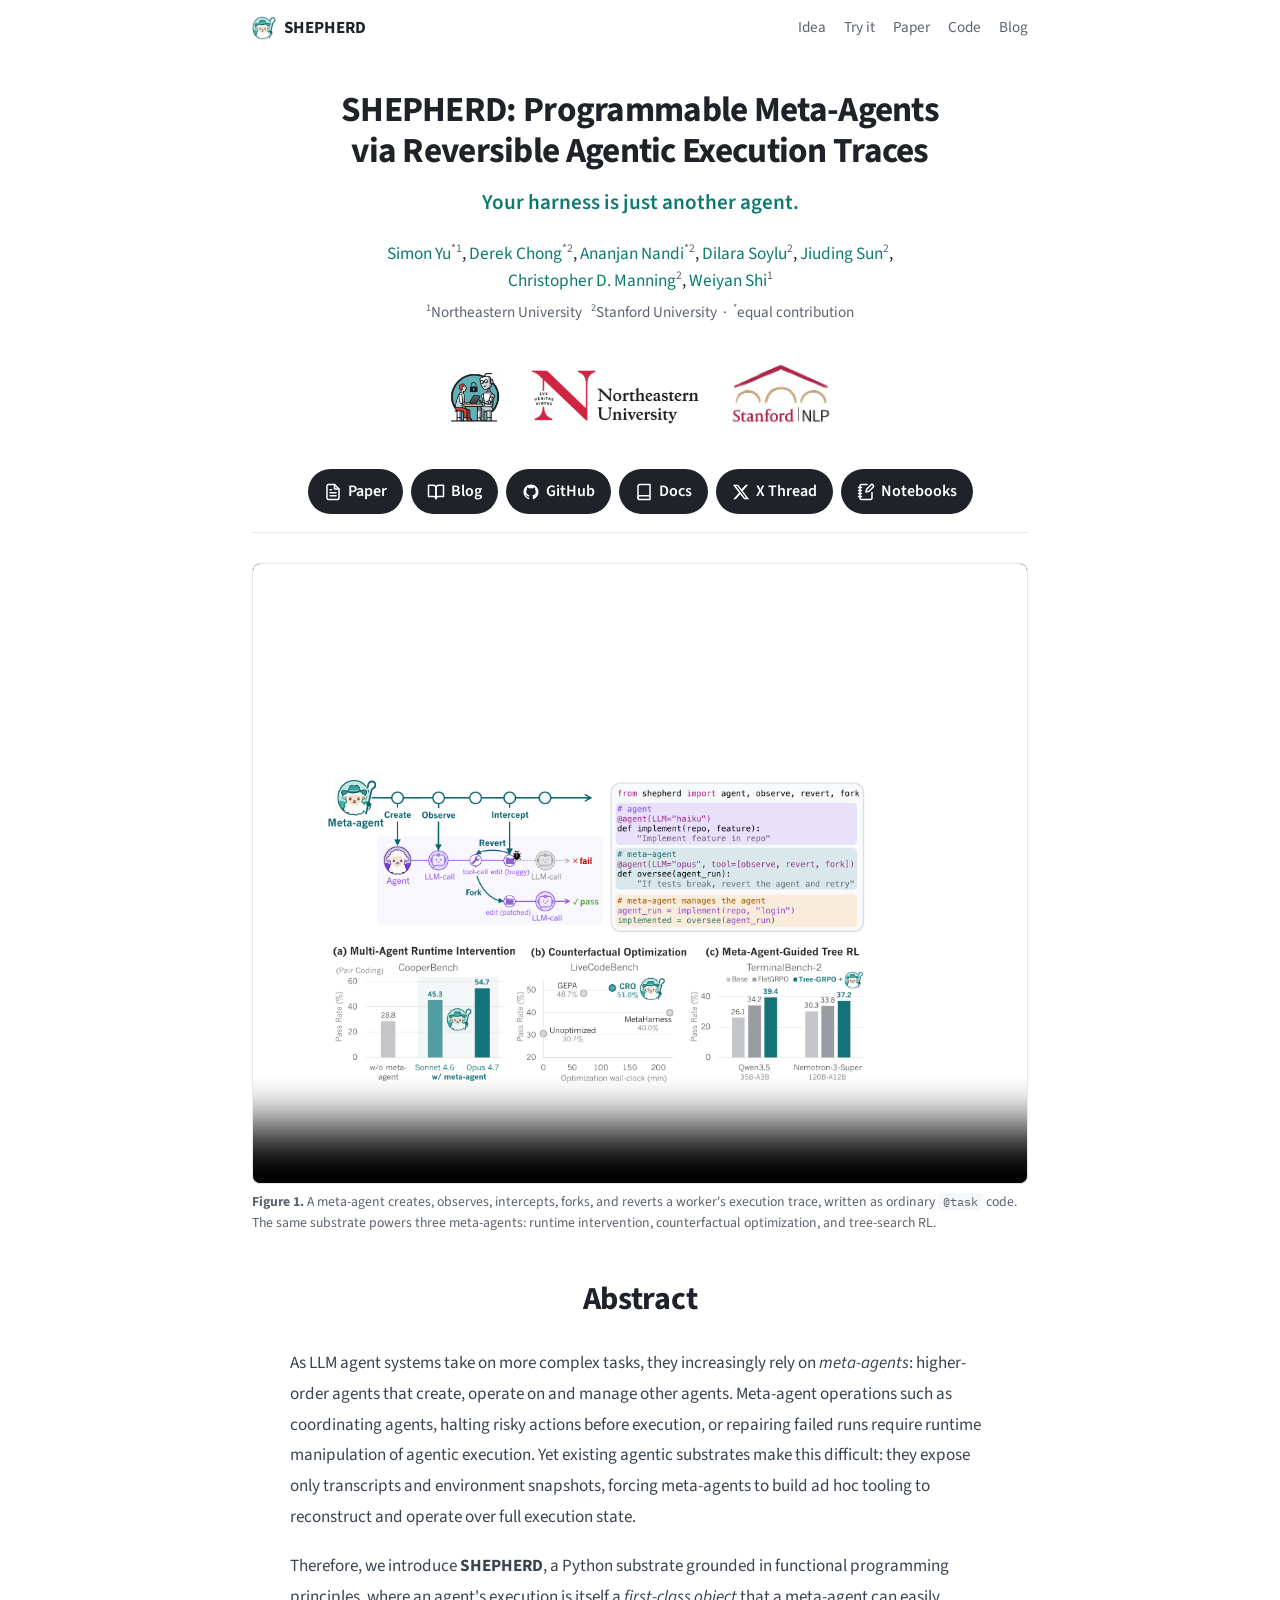
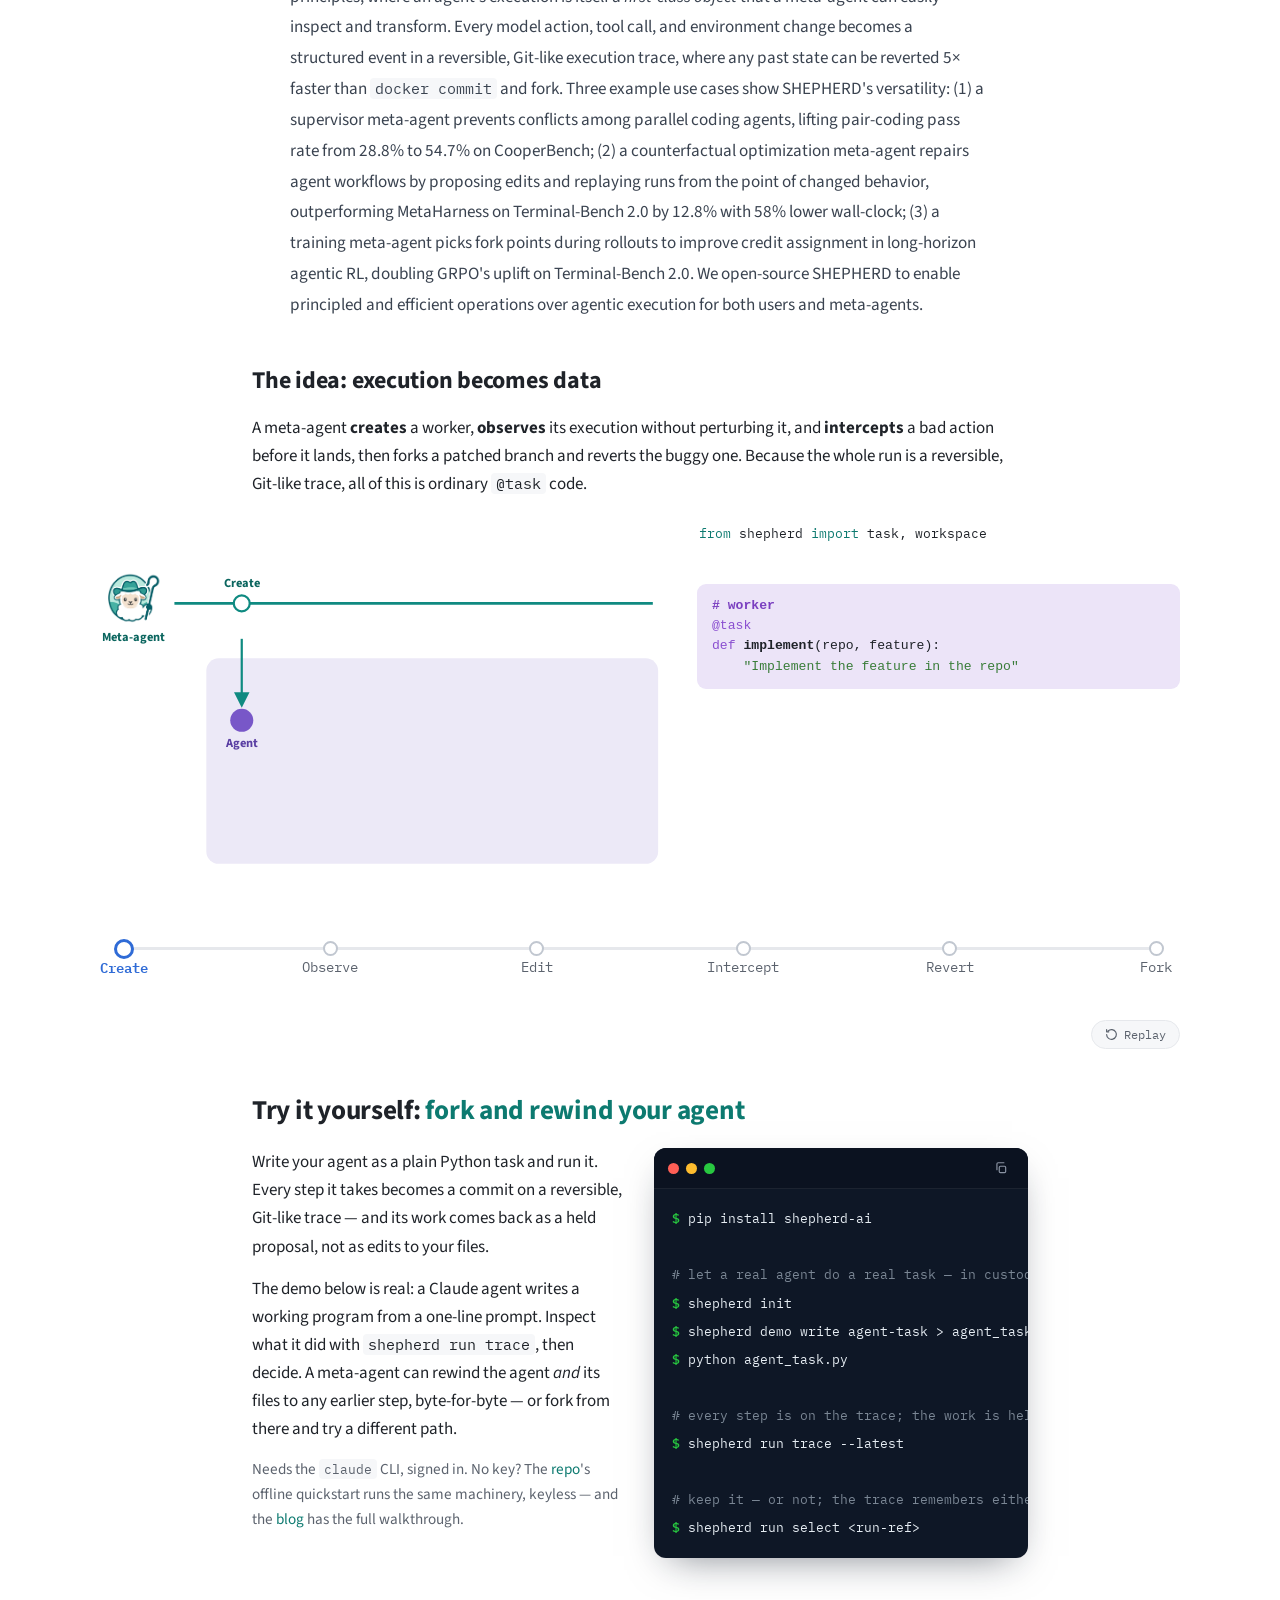
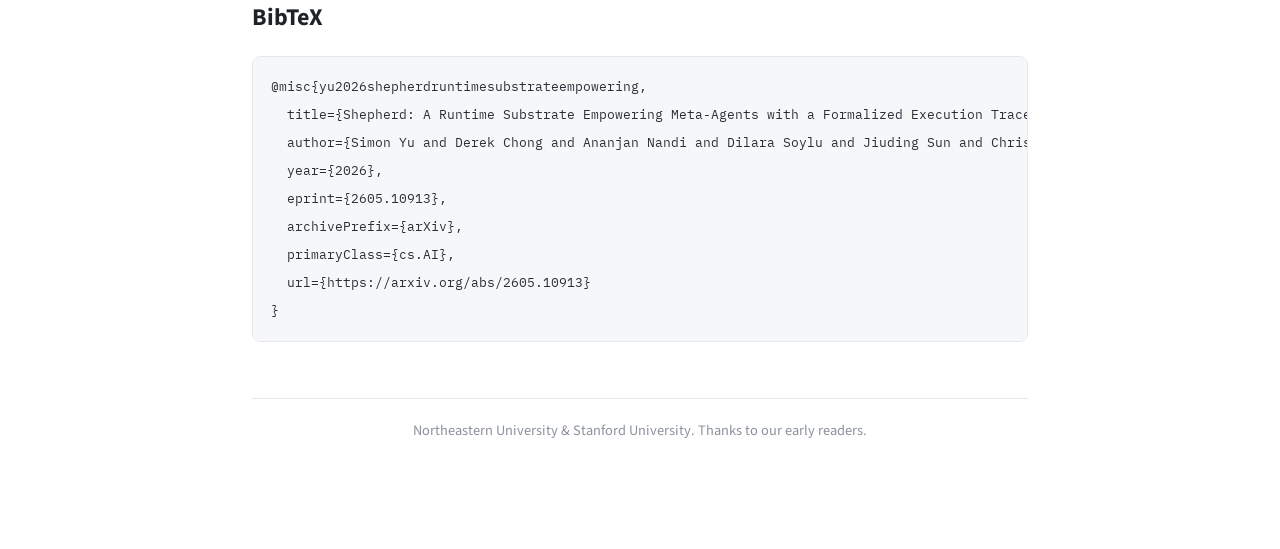
<file: site/index.html>
<!DOCTYPE html>
<html lang="en">
<head>
<meta charset="utf-8" />
<meta name="viewport" content="width=device-width, initial-scale=1" />
<title>SHEPHERD: Programmable Meta-Agents via Reversible Execution Traces</title>
<meta name="description" content="SHEPHERD makes an agent's execution a first-class, reversible, Git-like trace, so the harness that supervises your agents can be just another agent." />
<link rel="icon" type="image/png" href="assets/logo-shepherd.png" />
<link rel="preconnect" href="https://fonts.googleapis.com" />
<link rel="preconnect" href="https://fonts.gstatic.com" crossorigin />
<link href="https://fonts.googleapis.com/css2?family=Source+Sans+3:wght@400;600;700&family=IBM+Plex+Mono:wght@400;500&display=swap" rel="stylesheet" />
<link rel="stylesheet" href="style.css" />
<script src="app.js" defer></script>
<script defer src="https://static.cloudflareinsights.com/beacon.min.js" data-cf-beacon='{"token": "15241427f3bc4c0e8382f37b46932721"}'></script>
</head>
<body>

<nav class="nav">
  <a class="nav__brand" href="#top"><img src="assets/logo-shepherd.png" alt="" /> SHEPHERD</a>
  <div class="nav__links">
    <a href="#idea">Idea</a>
    <a href="#try">Try it</a>
    <a href="https://arxiv.org/abs/2605.10913" target="_blank" rel="noopener">Paper</a>
    <a href="https://github.com/shepherd-agents/shepherd" target="_blank" rel="noopener">Code</a>
    <a href="blog/">Blog</a>
  </div>
</nav>

<main id="top" class="wrap">

  <!-- ===== Hero ===== -->
  <header class="hero">
    <h1 class="hero__title">SHEPHERD: Programmable Meta-Agents via Reversible Agentic Execution Traces</h1>
    <p class="hero__tag">Your harness is just another agent.</p>
    <p class="authors">
      <a href="https://simonucl.github.io/" target="_blank" rel="noopener">Simon Yu</a><sup>*1</sup>,
      <a href="https://nlp.stanford.edu/~derekch/" target="_blank" rel="noopener">Derek Chong</a><sup>*2</sup>,
      <a href="https://ananjan-nandi-9.github.io/" target="_blank" rel="noopener">Ananjan Nandi</a><sup>*2</sup>,
      <a href="https://profiles.stanford.edu/dilara" target="_blank" rel="noopener">Dilara Soylu</a><sup>2</sup>,
      <a href="https://jiudingsun01.github.io/" target="_blank" rel="noopener">Jiuding Sun</a><sup>2</sup>,<br />
      <a href="https://nlp.stanford.edu/~manning/" target="_blank" rel="noopener">Christopher D. Manning</a><sup>2</sup>,
      <a href="https://wyshi.github.io/" target="_blank" rel="noopener">Weiyan Shi</a><sup>1</sup>
    </p>
    <p class="affil"><sup>1</sup>Northeastern University &nbsp; <sup>2</sup>Stanford University &nbsp;&middot;&nbsp; <sup>*</sup>equal contribution</p>
    <div class="orgs">
      <a href="https://github.com/CHATS-lab" target="_blank" rel="noopener" title="CHATS-Lab"><img src="assets/logo-chats.png" alt="CHATS-Lab" /></a>
      <a href="https://www.northeastern.edu/" target="_blank" rel="noopener" title="Northeastern University"><img src="assets/logo-northeastern.png" alt="Northeastern University" /></a>
      <a href="https://nlp.stanford.edu/" target="_blank" rel="noopener" title="Stanford NLP Group"><img src="assets/logo-stanfordnlp.png" alt="Stanford NLP Group" /></a>
    </div>
    <p class="links">
      <a class="lnk" href="https://arxiv.org/abs/2605.10913" target="_blank" rel="noopener">
        <svg viewBox="0 0 24 24" fill="none" stroke="currentColor" stroke-width="2" stroke-linecap="round" stroke-linejoin="round" aria-hidden="true"><path d="M14 2H6a2 2 0 0 0-2 2v16a2 2 0 0 0 2 2h12a2 2 0 0 0 2-2V8z"/><path d="M14 2v6h6"/><path d="M16 13H8"/><path d="M16 17H8"/><path d="M10 9H8"/></svg>Paper</a>
      <a class="lnk" href="blog/">
        <svg viewBox="0 0 24 24" fill="none" stroke="currentColor" stroke-width="2" stroke-linecap="round" stroke-linejoin="round" aria-hidden="true"><path d="M2 3h6a4 4 0 0 1 4 4v14a3 3 0 0 0-3-3H2z"/><path d="M22 3h-6a4 4 0 0 0-4 4v14a3 3 0 0 1 3-3h7z"/></svg>Blog</a>
      <a class="lnk" href="https://github.com/shepherd-agents/shepherd" target="_blank" rel="noopener">
        <svg viewBox="0 0 24 24" fill="currentColor" aria-hidden="true"><path d="M12 2C6.48 2 2 6.48 2 12c0 4.42 2.87 8.17 6.84 9.5.5.09.68-.22.68-.48 0-.24-.01-.87-.01-1.7-2.78.6-3.37-1.34-3.37-1.34-.45-1.16-1.11-1.47-1.11-1.47-.91-.62.07-.61.07-.61 1 .07 1.53 1.03 1.53 1.03.89 1.52 2.34 1.08 2.91.83.09-.65.35-1.08.63-1.33-2.22-.25-4.55-1.11-4.55-4.94 0-1.09.39-1.98 1.03-2.68-.1-.25-.45-1.27.1-2.65 0 0 .84-.27 2.75 1.02.8-.22 1.65-.33 2.5-.33.85 0 1.7.11 2.5.33 1.91-1.29 2.75-1.02 2.75-1.02.55 1.38.2 2.4.1 2.65.64.7 1.03 1.59 1.03 2.68 0 3.84-2.34 4.69-4.57 4.94.36.31.68.92.68 1.85 0 1.34-.01 2.42-.01 2.75 0 .27.18.58.69.48A10.01 10.01 0 0 0 22 12c0-5.52-4.48-10-10-10z"/></svg>GitHub</a>
      <a class="lnk" href="https://docs.shepherd-agents.ai/" target="_blank" rel="noopener">
        <svg viewBox="0 0 24 24" fill="none" stroke="currentColor" stroke-width="2" stroke-linecap="round" stroke-linejoin="round" aria-hidden="true"><path d="M4 19.5A2.5 2.5 0 0 1 6.5 17H20"/><path d="M6.5 2H20v20H6.5A2.5 2.5 0 0 1 4 19.5v-15A2.5 2.5 0 0 1 6.5 2z"/></svg>Docs</a>
      <a class="lnk" href="https://x.com/shi_weiyan/status/2072355755328700859" target="_blank" rel="noopener">
        <svg viewBox="0 0 24 24" fill="currentColor" aria-hidden="true"><path d="M18.244 2.25h3.308l-7.227 8.26 8.502 11.24H16.17l-5.214-6.817L4.99 21.75H1.68l7.73-8.835L1.254 2.25H8.08l4.713 6.231zm-1.161 17.52h1.833L7.084 4.126H5.117z"/></svg>X Thread</a>
      <a class="lnk" href="https://github.com/shepherd-agents/shepherd/tree/main/examples/notebooks/visual_artifact" target="_blank" rel="noopener">
        <svg viewBox="0 0 24 24" fill="none" stroke="currentColor" stroke-width="2" stroke-linecap="round" stroke-linejoin="round" aria-hidden="true"><path d="M2 6h4M2 10h4M2 14h4M2 18h4"/><path d="M13.4 2H6a2 2 0 0 0-2 2v16a2 2 0 0 0 2 2h12a2 2 0 0 0 2-2v-7.4"/><path d="M18.4 2.6a2 2 0 0 1 3 3L16 11l-4 1 1-4z"/></svg>Notebooks</a>
    </p>
  </header>

  <!-- ===== Teaser ===== -->
  <figure class="teaser">
    <video class="teaser__video" src="assets/teaser.mp4" poster="assets/teaser.png" autoplay loop muted playsinline controls></video>
    <figcaption><b>Figure 1.</b> A meta-agent creates, observes, intercepts, forks, and reverts a worker's execution trace, written as ordinary <code>@task</code> code. The same substrate powers three meta-agents: runtime intervention, counterfactual optimization, and tree-search RL.</figcaption>
  </figure>

  <!-- ===== Abstract ===== -->
  <section class="abstract">
    <h2>Abstract</h2>
    <div class="abstract__body">
      <p>
        As LLM agent systems take on more complex tasks, they increasingly rely on <em>meta-agents</em>:
        higher-order agents that create, operate on and manage other agents. Meta-agent operations such
        as coordinating agents, halting risky actions before execution, or repairing failed runs require
        runtime manipulation of agentic execution. Yet existing agentic substrates make this difficult:
        they expose only transcripts and environment snapshots, forcing meta-agents to build ad hoc
        tooling to reconstruct and operate over full execution state.
      </p>
      <p>
        Therefore, we introduce <b>SHEPHERD</b>, a Python substrate grounded in functional programming
        principles, where an agent's execution is itself a <em>first-class object</em> that a meta-agent
        can easily inspect and transform. Every model action, tool call, and environment change becomes a
        structured event in a reversible, Git-like execution trace, where any past state can be reverted
        5&times; faster than <code>docker commit</code> and fork. Three example use cases show SHEPHERD's
        versatility: (1) a supervisor meta-agent prevents conflicts among parallel coding agents, lifting
        pair-coding pass rate from 28.8% to 54.7% on CooperBench; (2) a counterfactual optimization
        meta-agent repairs agent workflows by proposing edits and replaying runs from the point of changed
        behavior, outperforming MetaHarness on Terminal-Bench 2.0 by 12.8% with 58% lower wall-clock;
        (3) a training meta-agent picks fork points during rollouts to improve credit assignment in
        long-horizon agentic RL, doubling GRPO's uplift on Terminal-Bench 2.0. We open-source SHEPHERD to
        enable principled and efficient operations over agentic execution for both users and meta-agents.
      </p>
    </div>
  </section>

  <!-- ===== The idea ===== -->
  <section id="idea">
    <h2>The idea: execution becomes data</h2>
    <p>
      A meta-agent <b>creates</b> a worker, <b>observes</b> its execution without perturbing it, and
      <b>intercepts</b> a bad action before it lands, then forks a patched branch and reverts the
      buggy one. Because the whole run is a reversible, Git-like trace, all of this is ordinary
      <code>@task</code> code.
    </p>

    <div class="anim" id="anim">
      <div class="anim__diagram">
        <svg class="trace-svg" viewBox="0 0 640 360" role="img" aria-label="A meta-agent creates, observes, intercepts, reverts, and forks a worker's execution trace.">
          <defs>
            <marker id="arrT" markerWidth="7" markerHeight="7" refX="5.5" refY="3.5" orient="auto"><path d="M0 0 L7 3.5 L0 7 z" fill="#0f8a81"/></marker>
            <marker id="arrP" markerWidth="7" markerHeight="7" refX="5.5" refY="3.5" orient="auto"><path d="M0 0 L7 3.5 L0 7 z" fill="#7857c8"/></marker>
            <marker id="arrG" markerWidth="7" markerHeight="7" refX="5.5" refY="3.5" orient="auto"><path d="M0 0 L7 3.5 L0 7 z" fill="#bdb8c9"/></marker>
          </defs>

          <!-- base -->
          <g>
            <rect x="120" y="120" width="510" height="232" rx="14" fill="#ece9f7"/>
            <line x1="84" y1="58" x2="624" y2="58" stroke="#0f8a81" stroke-width="3"/>
            <image href="assets/logo-shepherd.png" x="8" y="22" width="60" height="60"/>
            <text x="38" y="100" text-anchor="middle" fill="#0a655e" font-weight="700">Meta-agent</text>
          </g>

          <!-- create -->
          <g class="g-step" data-step="create">
            <circle cx="160" cy="58" r="9" fill="#fff" stroke="#0f8a81" stroke-width="2.5"/>
            <text x="160" y="40" text-anchor="middle" fill="#0a655e" font-weight="700">Create</text>
            <line x1="160" y1="98" x2="160" y2="172" stroke="#0f8a81" stroke-width="2.5" marker-end="url(#arrT)"/>
            <circle cx="160" cy="190" r="13" fill="#7857c8"/>
            <text x="160" y="220" text-anchor="middle" fill="#5a3fa3" font-weight="700">Agent</text>
          </g>

          <!-- observe -->
          <g class="g-step" data-step="observe">
            <circle cx="270" cy="58" r="9" fill="#fff" stroke="#0f8a81" stroke-width="2.5"/>
            <text x="270" y="40" text-anchor="middle" fill="#0a655e" font-weight="700">Observe</text>
            <line x1="270" y1="98" x2="270" y2="172" stroke="#0f8a81" stroke-width="2" stroke-dasharray="4 4" marker-end="url(#arrT)"/>
            <line x1="173" y1="190" x2="270" y2="190" stroke="#7857c8" stroke-width="3"/>
            <circle cx="270" cy="190" r="13" fill="#7857c8"/>
            <text x="270" y="220" text-anchor="middle" fill="#5a3fa3" font-weight="700">LLM-call</text>
          </g>

          <!-- buggy: the worker reaches a buggy edit and fails -->
          <g class="g-step" data-step="buggy">
            <line x1="283" y1="190" x2="430" y2="190" stroke="#7857c8" stroke-width="3"/>
            <circle cx="350" cy="190" r="13" fill="#7857c8"/>
            <text x="350" y="220" text-anchor="middle" fill="#5a3fa3" font-weight="700">tool-call</text>
            <circle cx="430" cy="190" r="13" fill="#7857c8"/>
            <text x="442" y="190" text-anchor="middle" fill="#d2402a" stroke="#fff" stroke-width="3" paint-order="stroke" style="font-size:26px;font-weight:900">!</text>
            <text x="430" y="220" text-anchor="middle" fill="#5a3fa3" font-weight="700">edit (buggy)</text>
            <line x1="443" y1="190" x2="520" y2="190" stroke="#bdb8c9" stroke-width="2.5" stroke-dasharray="4 4"/>
            <circle cx="532" cy="190" r="12" fill="#ded9e7" stroke="#bdb8c9" stroke-width="2"/>
            <line x1="546" y1="190" x2="572" y2="190" stroke="#bdb8c9" stroke-width="2.5" marker-end="url(#arrG)"/>
            <text x="582" y="195" fill="#d2402a" font-weight="700">&#10007; fail</text>
          </g>

          <!-- intercept: the meta-agent intervenes on the buggy edit -->
          <g class="g-step" data-step="intercept">
            <circle cx="430" cy="58" r="9" fill="#fff" stroke="#0f8a81" stroke-width="2.5"/>
            <text x="430" y="40" text-anchor="middle" fill="#0a655e" font-weight="700">Intercept</text>
            <line x1="430" y1="98" x2="430" y2="172" stroke="#0f8a81" stroke-width="2.5" marker-end="url(#arrT)"/>
          </g>

          <!-- revert: arc back toward the pre-edit state -->
          <g class="g-step" data-step="revert">
            <path d="M418 174 C 408 140, 368 140, 354 174" fill="none" stroke="#0f8a81" stroke-width="2.5" marker-end="url(#arrT)"/>
            <text x="386" y="128" text-anchor="middle" fill="#0a655e" font-weight="700">Revert</text>
          </g>

          <!-- fork: patched branch that passes -->
          <g class="g-step" data-step="fork">
            <path d="M350 203 C 350 250, 398 268, 430 274" fill="none" stroke="#7857c8" stroke-width="3"/>
            <text x="338" y="250" text-anchor="end" fill="#0a655e" font-weight="700">Fork</text>
            <circle cx="430" cy="278" r="13" fill="#7857c8"/>
            <text x="430" y="308" text-anchor="middle" fill="#5a3fa3" font-weight="700">edit (patched)</text>
            <line x1="443" y1="278" x2="520" y2="278" stroke="#7857c8" stroke-width="3"/>
            <circle cx="532" cy="278" r="13" fill="#7857c8"/>
            <text x="532" y="308" text-anchor="middle" fill="#5a3fa3" font-weight="700">LLM-call</text>
            <line x1="546" y1="278" x2="572" y2="278" stroke="#7857c8" stroke-width="2.5" marker-end="url(#arrP)"/>
            <text x="582" y="283" fill="#2f8a3c" font-weight="700">&#10003; pass</text>
          </g>
        </svg>
      </div>

      <div class="anim__code">
        <div class="cimport"><span class="kwt">from</span> shepherd <span class="kwt">import</span> task, workspace</div>
        <div class="cimport"><span class="kwt">from</span> shepherd.providers <span class="kwt">import</span> claude</div>
        <pre class="cblock cblock--agent" data-step="create"><span class="cm"># worker</span>
<span class="kw">@task</span>
<span class="kw">def</span> <span class="fn">implement</span>(repo, feature):
    <span class="st">"Implement the feature in the repo"</span></pre>
        <pre class="cblock cblock--meta" data-step="intercept"><span class="cm"># meta-agent</span>
<span class="kw">@task</span>
<span class="kw">def</span> <span class="fn">oversee</span>(worker, repo, feature):
    <span class="st">"If tests break, revert the worker and retry"</span></pre>
        <pre class="cblock cblock--manage" data-step="fork"><span class="cm"># the meta-agent manages the worker</span>
<span class="kw">with</span> <span class="fn">workspace</span>(model=<span class="fn">claude</span>(<span class="st">"sonnet-4-5"</span>)):
    implemented = <span class="fn">oversee</span>(implement, repo, <span class="st">"login"</span>)</pre>
      </div>

      <div class="anim__scrub" aria-label="Step through the trace">
        <div class="scrub__track" role="slider" tabindex="0" aria-valuemin="0" aria-valuemax="5" aria-valuenow="5" aria-label="Trace step">
          <div class="scrub__fill"></div>
          <div class="scrub__handle"></div>
          <span class="scrub__stop" data-i="0" style="left:0%"><span class="scrub__lbl">Create</span></span>
          <span class="scrub__stop" data-i="1" style="left:20%"><span class="scrub__lbl">Observe</span></span>
          <span class="scrub__stop" data-i="2" style="left:40%"><span class="scrub__lbl">Edit</span></span>
          <span class="scrub__stop" data-i="3" style="left:60%"><span class="scrub__lbl">Intercept</span></span>
          <span class="scrub__stop" data-i="4" style="left:80%"><span class="scrub__lbl">Revert</span></span>
          <span class="scrub__stop" data-i="5" style="left:100%"><span class="scrub__lbl">Fork</span></span>
        </div>
      </div>
      <button class="anim__replay" type="button">
        <svg width="13" height="13" viewBox="0 0 24 24" fill="none" stroke="currentColor" stroke-width="2.2" stroke-linecap="round" stroke-linejoin="round" aria-hidden="true"><path d="M3 12a9 9 0 1 0 2.6-6.4"/><path d="M3 3v4h4"/></svg>
        Replay
      </button>

    </div>
  </section>

  <!-- ===== Try it ===== -->
  <section id="try">
    <h2 class="try-h">Try it yourself: <span class="try-h__accent">fork and rewind your agent</span></h2>
    <div class="try">
      <div class="try__text">
        <p>
          Write your agent as a plain Python task and run it. Every step it takes becomes a
          commit on a reversible, Git-like trace — and its work comes back as a held proposal,
          not as edits to your files.
        </p>
        <p>
          The demo below is real: a Claude agent writes a working program from a one-line prompt.
          Inspect what it did with <code>shepherd run trace</code>, then decide. A meta-agent can
          rewind the agent <em>and</em> its files to any earlier step, byte-for-byte — or fork
          from there and try a different path.
        </p>
        <p class="muted">
          Needs the <code>claude</code> CLI, signed in. No key? The
          <a href="https://github.com/shepherd-agents/shepherd" target="_blank" rel="noopener">repo</a>'s
          offline quickstart runs the same machinery, keyless — and the <a href="blog/">blog</a>
          has the full walkthrough.
        </p>
      </div>
      <div class="terminal">
        <div class="terminal__bar">
          <span class="dot dot--r"></span><span class="dot dot--y"></span><span class="dot dot--g"></span>
          <button class="terminal__copy" type="button" aria-label="Copy commands"><svg width="14" height="14" viewBox="0 0 24 24" fill="none" stroke="currentColor" stroke-width="2" stroke-linecap="round" stroke-linejoin="round"><rect x="9" y="9" width="11" height="11" rx="2"/><path d="M5 15V5a2 2 0 0 1 2-2h10"/></svg></button>
        </div>
        <pre class="terminal__body"><code><span class="p">$</span> pip install shepherd-ai

<span class="c"># let a real agent do a real task — in custody, not in your files</span>
<span class="p">$</span> shepherd init
<span class="p">$</span> shepherd demo write agent-task &gt; agent_task.py
<span class="p">$</span> python agent_task.py

<span class="c"># every step is on the trace; the work is held for review</span>
<span class="p">$</span> shepherd run trace --latest

<span class="c"># keep it — or not; the trace remembers either way</span>
<span class="p">$</span> shepherd run select &lt;run-ref&gt;</code></pre>
      </div>
    </div>
  </section>

  <!-- ===== BibTeX ===== -->
  <section id="cite">
    <h2>BibTeX</h2>
    <pre class="code"><code>@misc{yu2026shepherdruntimesubstrateempowering,
  title={Shepherd: A Runtime Substrate Empowering Meta-Agents with a Formalized Execution Trace},
  author={Simon Yu and Derek Chong and Ananjan Nandi and Dilara Soylu and Jiuding Sun and Christopher D Manning and Weiyan Shi},
  year={2026},
  eprint={2605.10913},
  archivePrefix={arXiv},
  primaryClass={cs.AI},
  url={https://arxiv.org/abs/2605.10913}
}</code></pre>
  </section>

  <footer class="footer">
    <p>Northeastern University &amp; Stanford University. Thanks to our early readers.</p>
  </footer>

</main>
</body>
</html>
</file>
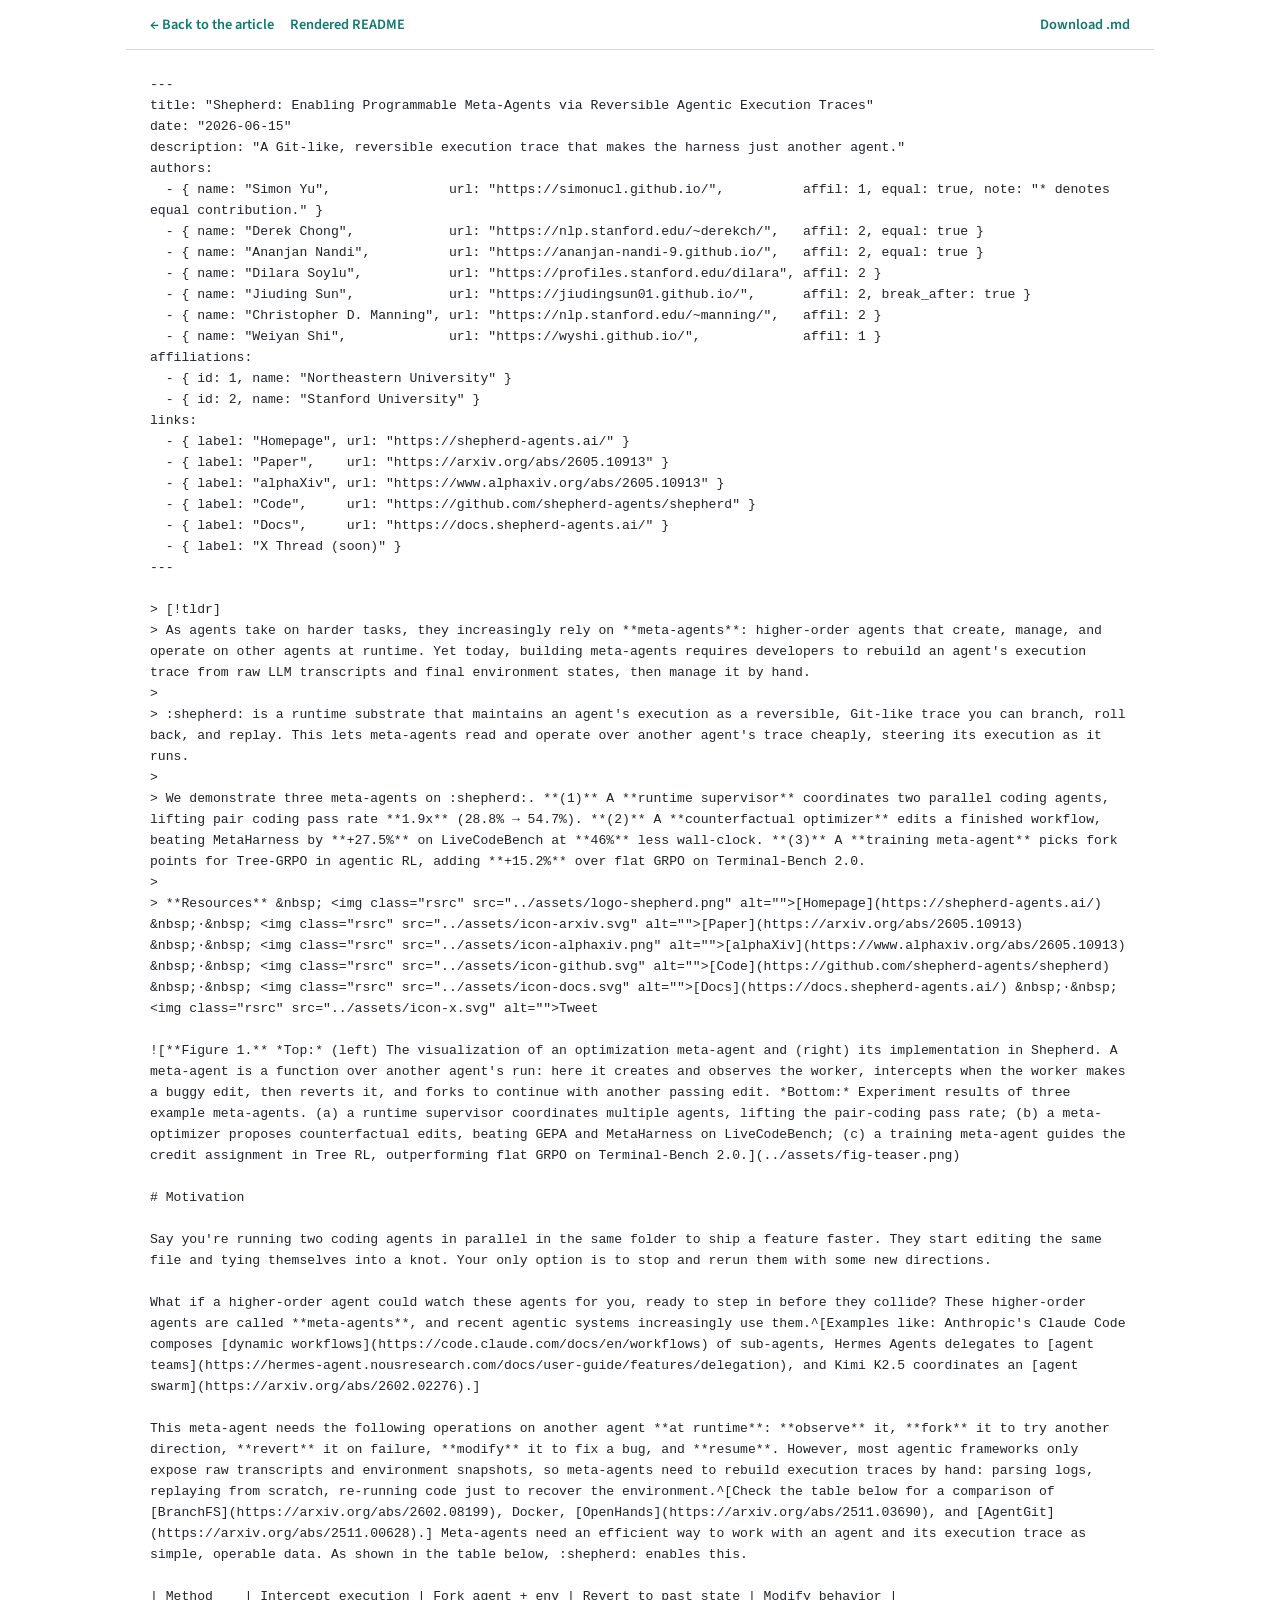
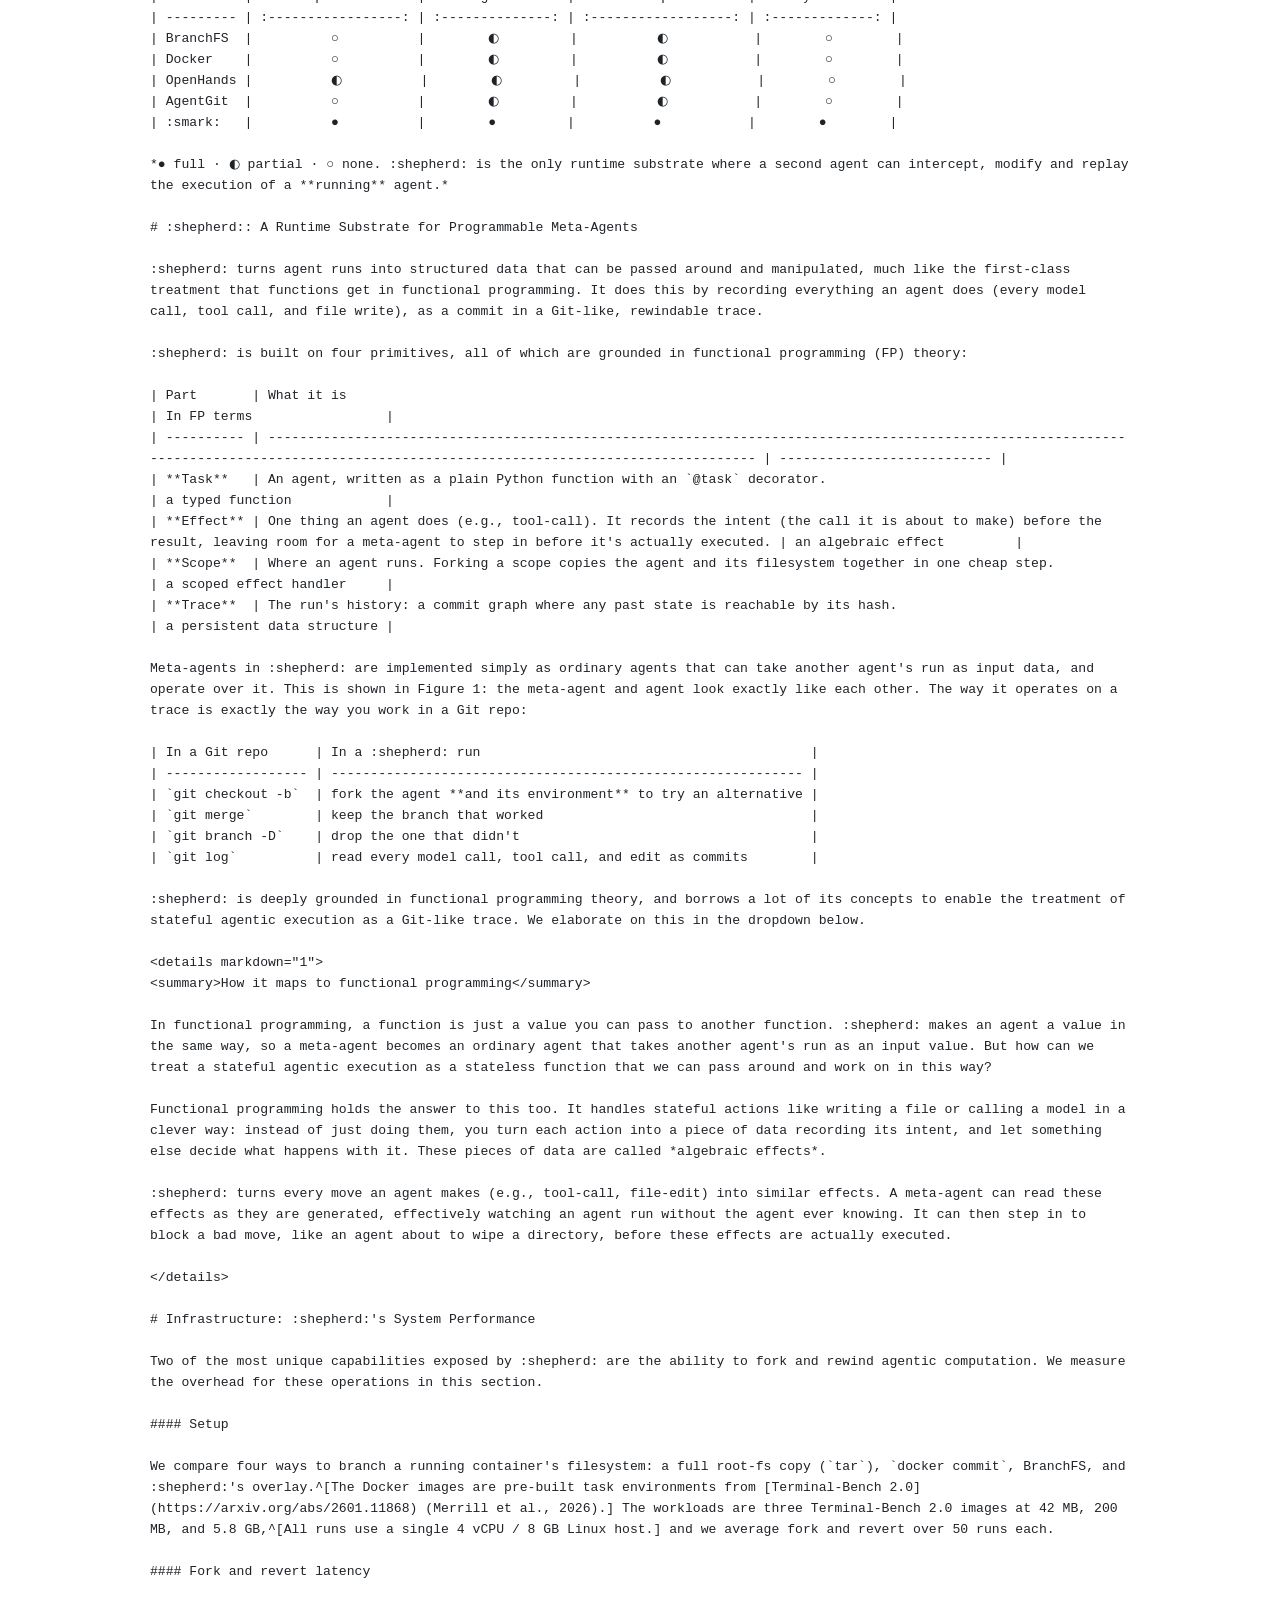
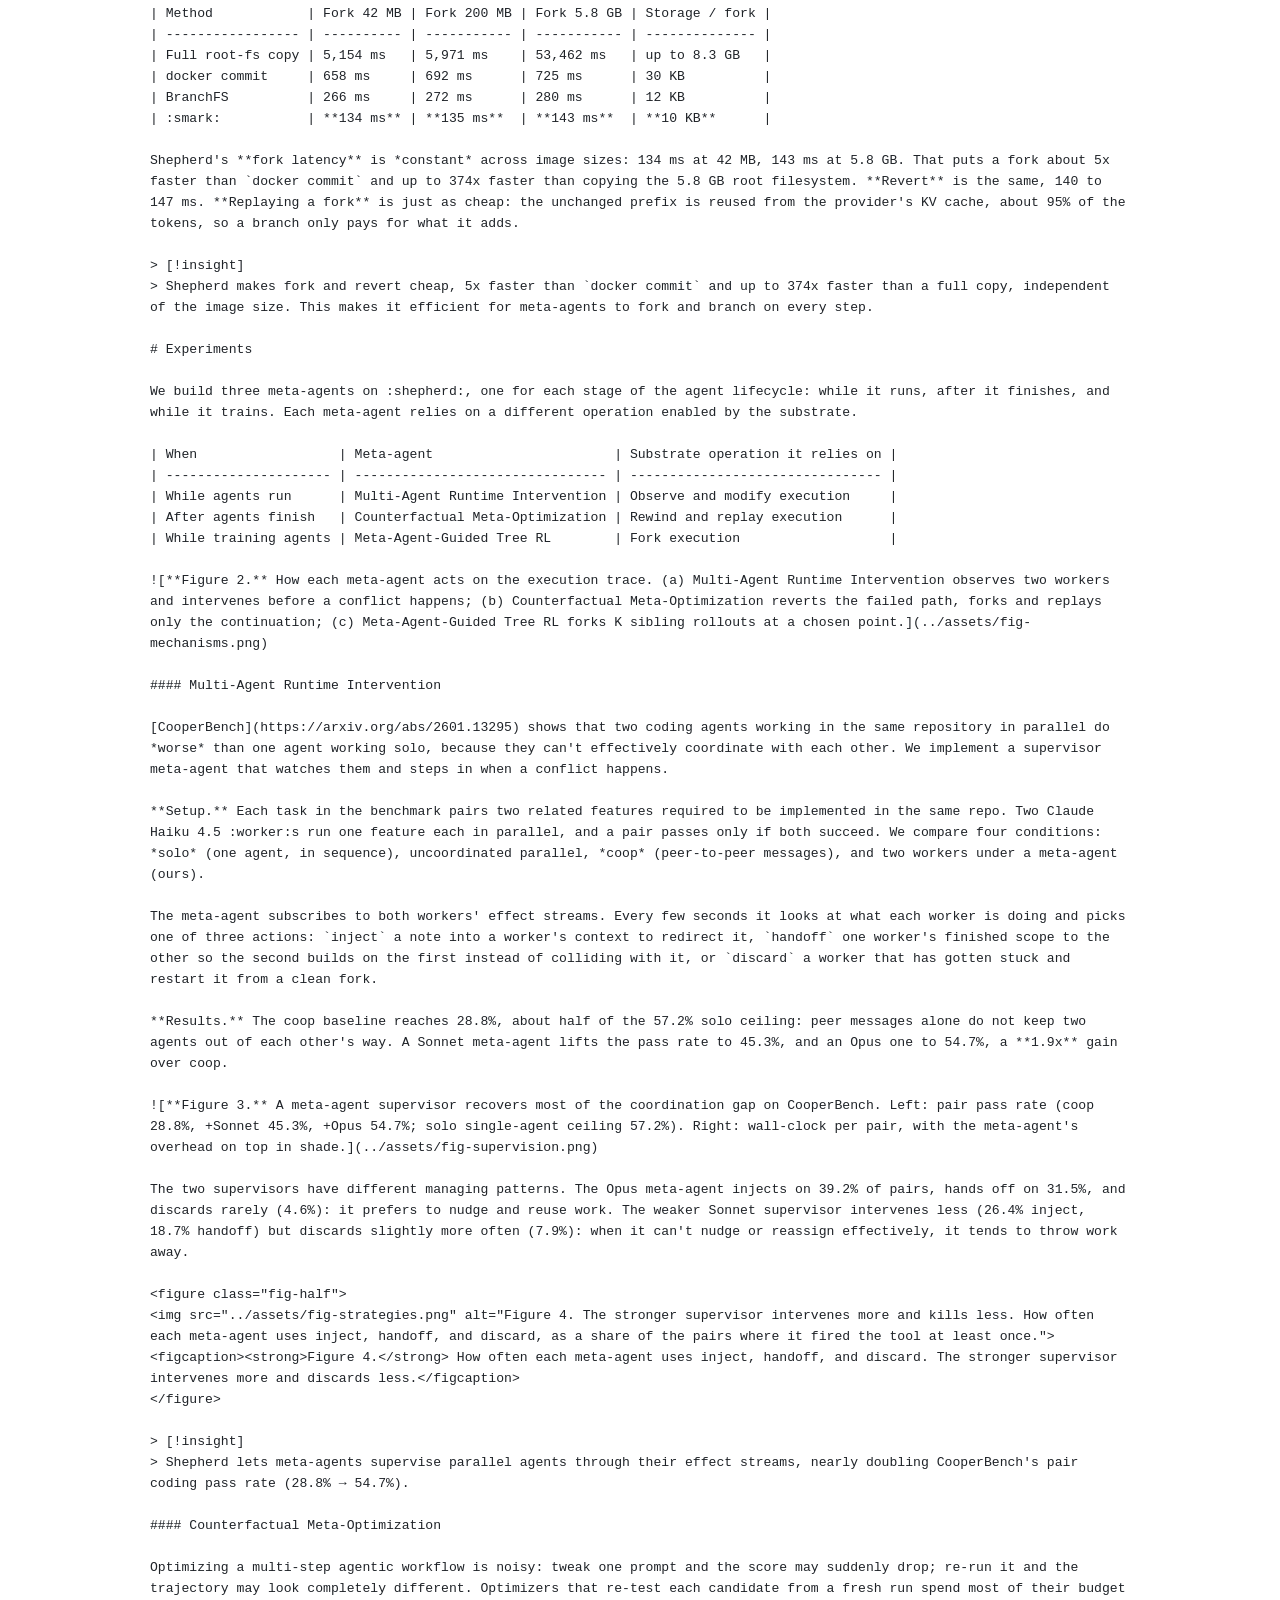
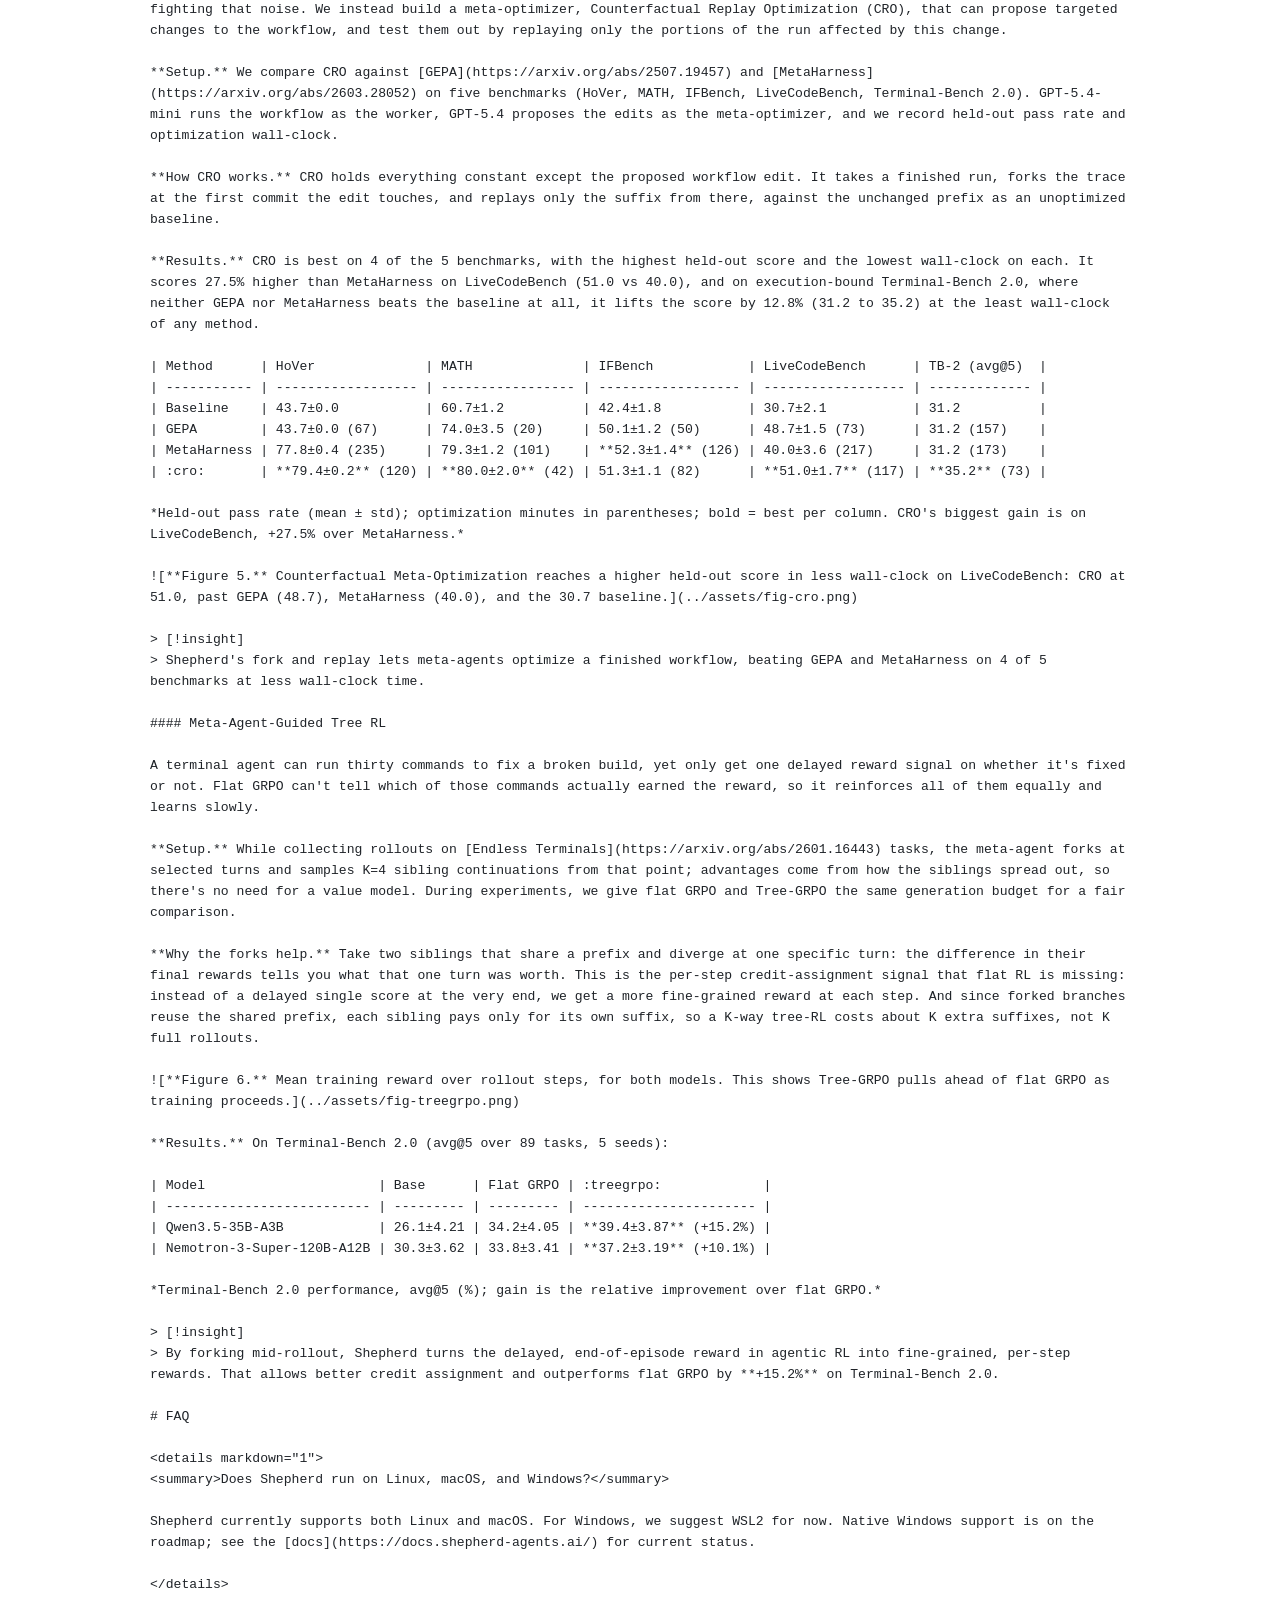
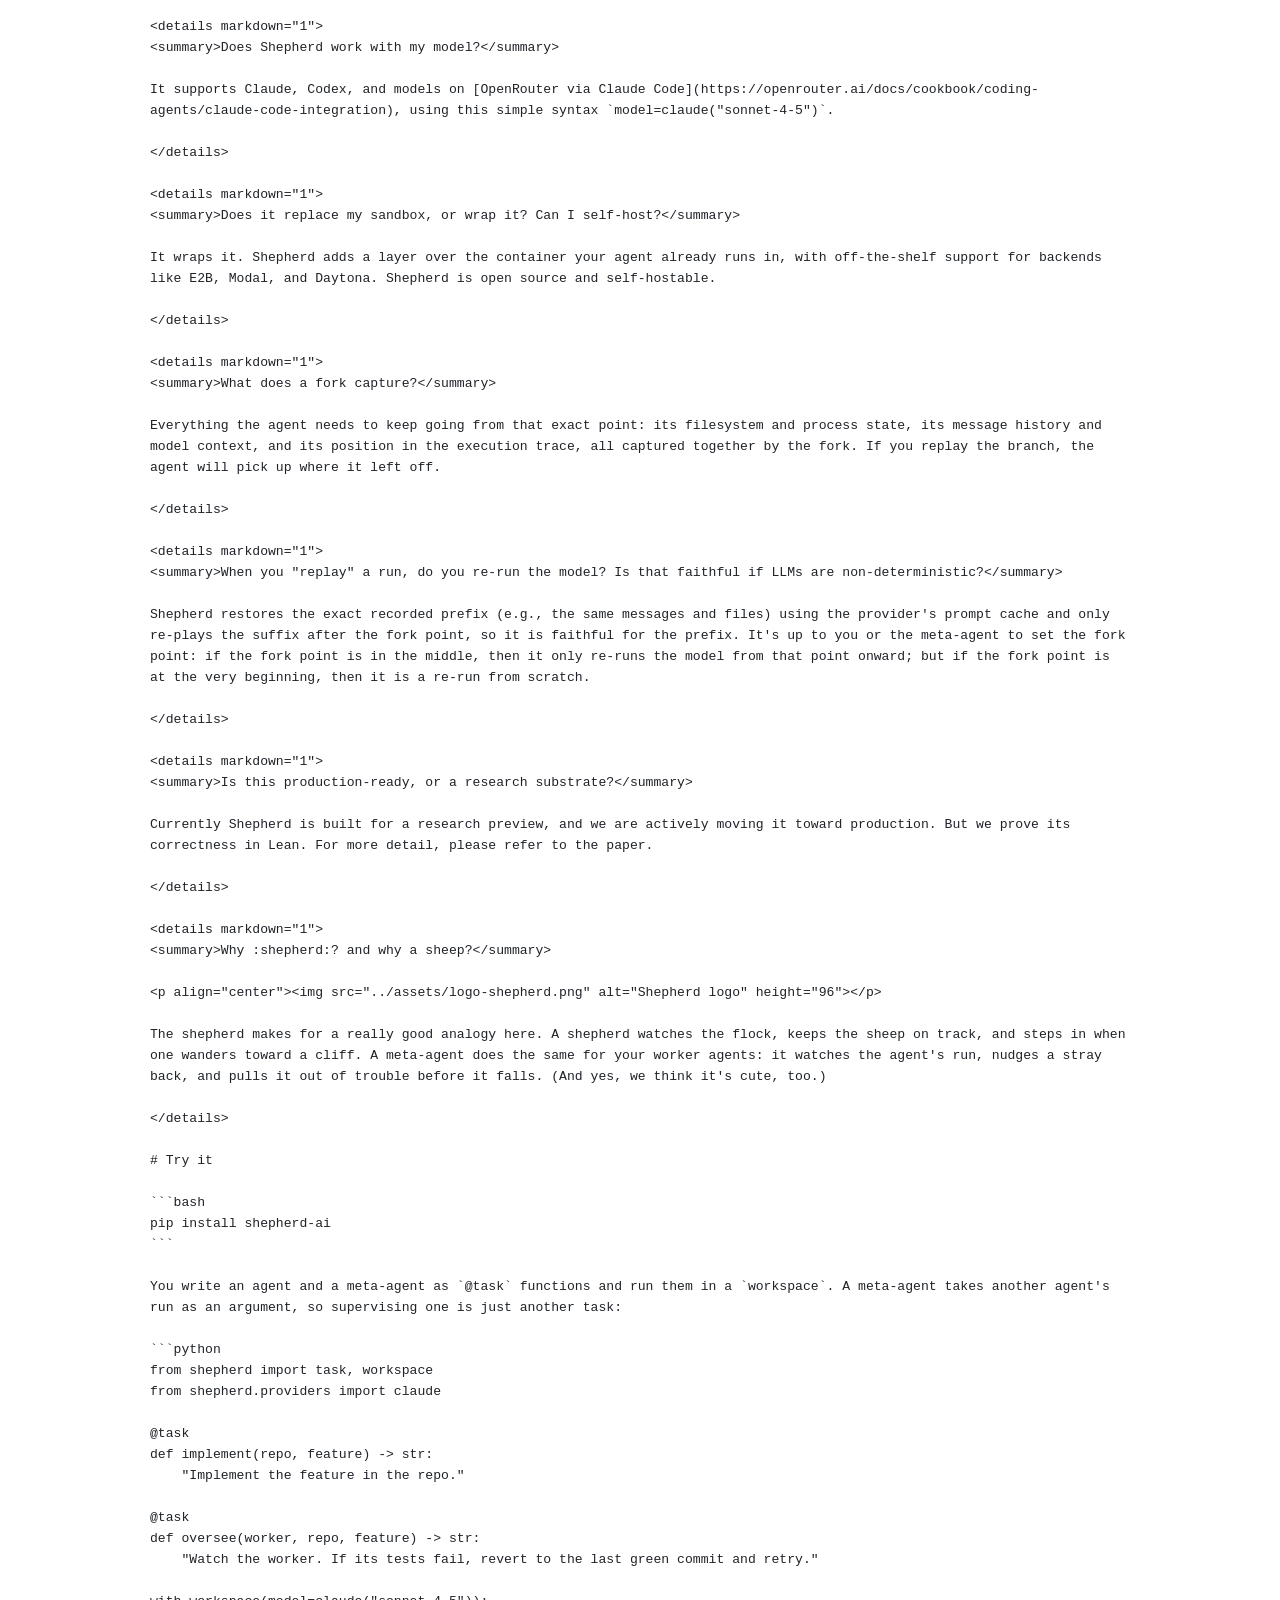
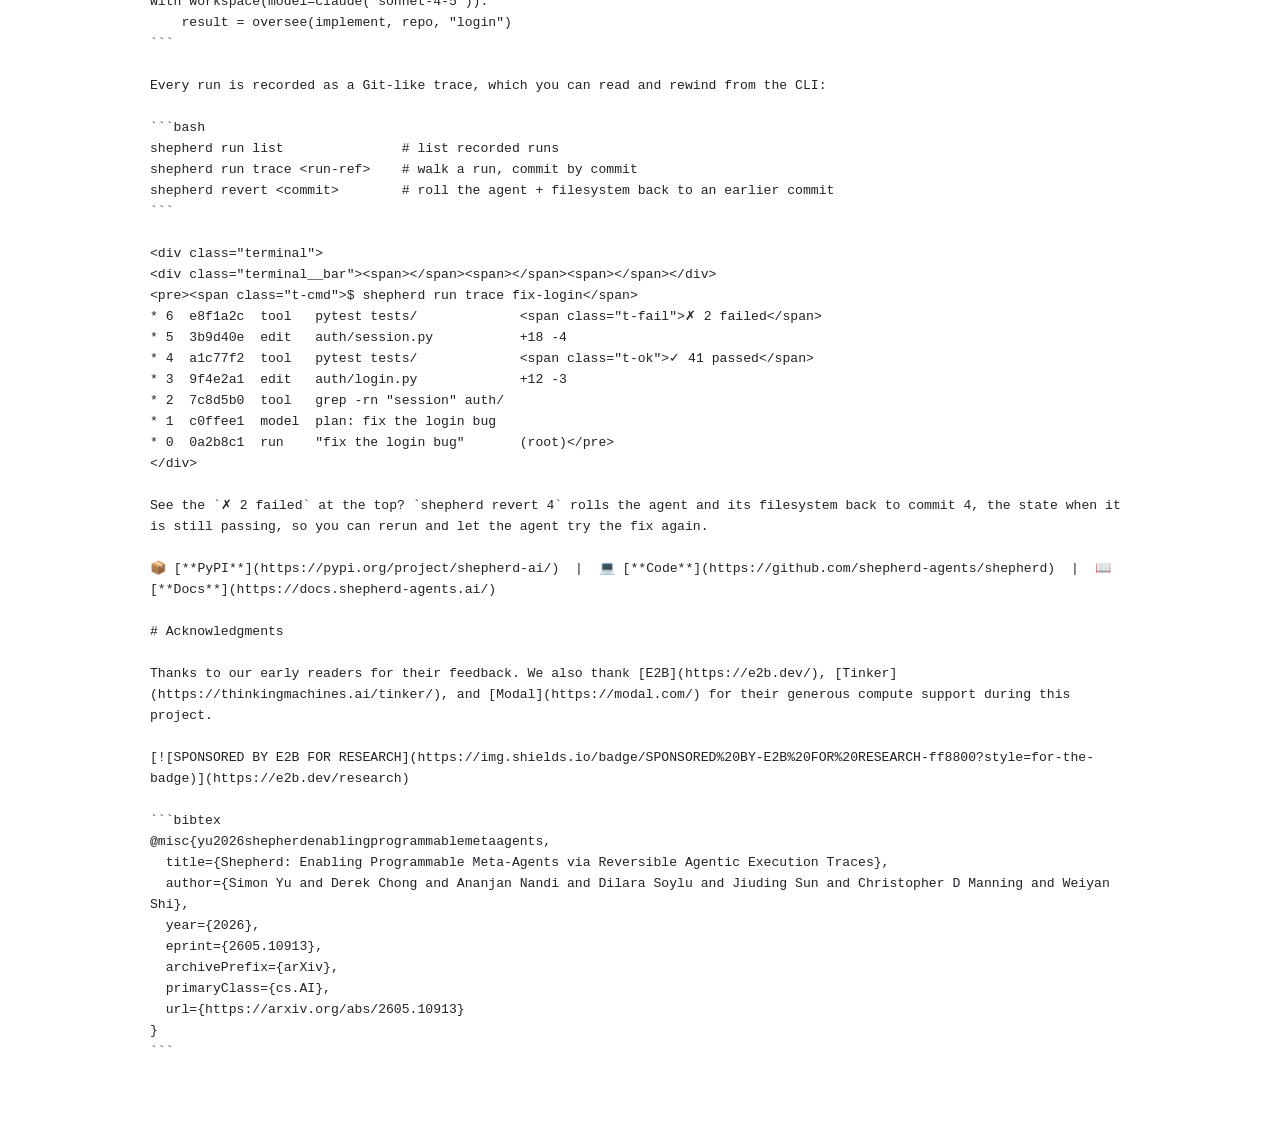
<file: site/blog/source/raw.html>
<!DOCTYPE html>
<html lang="en">
<head>
<meta charset="utf-8">
<meta name="viewport" content="width=device-width, initial-scale=1">
<title>Shepherd: Enabling Programmable Meta-Agents via Reversible Agentic Execution Traces &middot; raw markdown</title>
<meta name="robots" content="noindex">
<link rel="icon" href="../../assets/logo-shepherd.png">
<link rel="preconnect" href="https://fonts.googleapis.com">
<link rel="preconnect" href="https://fonts.gstatic.com" crossorigin>
<link href="https://fonts.googleapis.com/css2?family=IBM+Plex+Mono:wght@400;600&family=Source+Sans+3:wght@400;600;700&display=swap" rel="stylesheet">
<style>
  body{margin:0;background:#fff;color:#1f2328;font-family:"IBM Plex Mono",ui-monospace,monospace}
  .src-bar{display:flex;align-items:center;gap:16px;flex-wrap:wrap;max-width:980px;
    margin:0 auto;padding:14px 24px;border-bottom:1px solid #d0d7de;
    font-family:"Source Sans 3",system-ui,sans-serif;font-size:.9rem;color:#57606a}
  .src-bar a{color:#0d7a70;text-decoration:none;font-weight:600}
  .src-bar a:hover{text-decoration:underline}
  .src-bar .src-bar__dl{margin-left:auto}
  pre{max-width:980px;margin:0 auto;padding:24px 24px 80px;white-space:pre-wrap;
    word-wrap:break-word;font-size:.82rem;line-height:1.6;tab-size:2}
</style>
<script defer src="https://static.cloudflareinsights.com/beacon.min.js" data-cf-beacon='{"token": "15241427f3bc4c0e8382f37b46932721"}'></script>
</head>
<body>
<div class="src-bar">
  <a href="../">&larr; Back to the article</a>
  <a href="./">Rendered README</a>
  <a class="src-bar__dl" href="shepherd.md" download>Download .md</a>
</div>
<pre>---
title: &#34;Shepherd: Enabling Programmable Meta-Agents via Reversible Agentic Execution Traces&#34;
date: &#34;2026-06-15&#34;
description: &#34;A Git-like, reversible execution trace that makes the harness just another agent.&#34;
authors:
  - { name: &#34;Simon Yu&#34;,               url: &#34;https://simonucl.github.io/&#34;,          affil: 1, equal: true, note: &#34;* denotes equal contribution.&#34; }
  - { name: &#34;Derek Chong&#34;,            url: &#34;https://nlp.stanford.edu/~derekch/&#34;,   affil: 2, equal: true }
  - { name: &#34;Ananjan Nandi&#34;,          url: &#34;https://ananjan-nandi-9.github.io/&#34;,   affil: 2, equal: true }
  - { name: &#34;Dilara Soylu&#34;,           url: &#34;https://profiles.stanford.edu/dilara&#34;, affil: 2 }
  - { name: &#34;Jiuding Sun&#34;,            url: &#34;https://jiudingsun01.github.io/&#34;,      affil: 2, break_after: true }
  - { name: &#34;Christopher D. Manning&#34;, url: &#34;https://nlp.stanford.edu/~manning/&#34;,   affil: 2 }
  - { name: &#34;Weiyan Shi&#34;,             url: &#34;https://wyshi.github.io/&#34;,             affil: 1 }
affiliations:
  - { id: 1, name: &#34;Northeastern University&#34; }
  - { id: 2, name: &#34;Stanford University&#34; }
links:
  - { label: &#34;Homepage&#34;, url: &#34;https://shepherd-agents.ai/&#34; }
  - { label: &#34;Paper&#34;,    url: &#34;https://arxiv.org/abs/2605.10913&#34; }
  - { label: &#34;alphaXiv&#34;, url: &#34;https://www.alphaxiv.org/abs/2605.10913&#34; }
  - { label: &#34;Code&#34;,     url: &#34;https://github.com/shepherd-agents/shepherd&#34; }
  - { label: &#34;Docs&#34;,     url: &#34;https://docs.shepherd-agents.ai/&#34; }
  - { label: &#34;X Thread (soon)&#34; }
---

&gt; [!tldr]
&gt; As agents take on harder tasks, they increasingly rely on **meta-agents**: higher-order agents that create, manage, and operate on other agents at runtime. Yet today, building meta-agents requires developers to rebuild an agent&#39;s execution trace from raw LLM transcripts and final environment states, then manage it by hand.
&gt;
&gt; :shepherd: is a runtime substrate that maintains an agent&#39;s execution as a reversible, Git-like trace you can branch, roll back, and replay. This lets meta-agents read and operate over another agent&#39;s trace cheaply, steering its execution as it runs.
&gt;
&gt; We demonstrate three meta-agents on :shepherd:. **(1)** A **runtime supervisor** coordinates two parallel coding agents, lifting pair coding pass rate **1.9x** (28.8% → 54.7%). **(2)** A **counterfactual optimizer** edits a finished workflow, beating MetaHarness by **+27.5%** on LiveCodeBench at **46%** less wall-clock. **(3)** A **training meta-agent** picks fork points for Tree-GRPO in agentic RL, adding **+15.2%** over flat GRPO on Terminal-Bench 2.0.
&gt;
&gt; **Resources** &amp;nbsp; &lt;img class=&#34;rsrc&#34; src=&#34;../assets/logo-shepherd.png&#34; alt=&#34;&#34;&gt;[Homepage](https://shepherd-agents.ai/) &amp;nbsp;·&amp;nbsp; &lt;img class=&#34;rsrc&#34; src=&#34;../assets/icon-arxiv.svg&#34; alt=&#34;&#34;&gt;[Paper](https://arxiv.org/abs/2605.10913) &amp;nbsp;·&amp;nbsp; &lt;img class=&#34;rsrc&#34; src=&#34;../assets/icon-alphaxiv.png&#34; alt=&#34;&#34;&gt;[alphaXiv](https://www.alphaxiv.org/abs/2605.10913) &amp;nbsp;·&amp;nbsp; &lt;img class=&#34;rsrc&#34; src=&#34;../assets/icon-github.svg&#34; alt=&#34;&#34;&gt;[Code](https://github.com/shepherd-agents/shepherd) &amp;nbsp;·&amp;nbsp; &lt;img class=&#34;rsrc&#34; src=&#34;../assets/icon-docs.svg&#34; alt=&#34;&#34;&gt;[Docs](https://docs.shepherd-agents.ai/) &amp;nbsp;·&amp;nbsp; &lt;img class=&#34;rsrc&#34; src=&#34;../assets/icon-x.svg&#34; alt=&#34;&#34;&gt;Tweet

![**Figure 1.** *Top:* (left) The visualization of an optimization meta-agent and (right) its implementation in Shepherd. A meta-agent is a function over another agent&#39;s run: here it creates and observes the worker, intercepts when the worker makes a buggy edit, then reverts it, and forks to continue with another passing edit. *Bottom:* Experiment results of three example meta-agents. (a) a runtime supervisor coordinates multiple agents, lifting the pair-coding pass rate; (b) a meta-optimizer proposes counterfactual edits, beating GEPA and MetaHarness on LiveCodeBench; (c) a training meta-agent guides the credit assignment in Tree RL, outperforming flat GRPO on Terminal-Bench 2.0.](../assets/fig-teaser.png)

# Motivation

Say you&#39;re running two coding agents in parallel in the same folder to ship a feature faster. They start editing the same file and tying themselves into a knot. Your only option is to stop and rerun them with some new directions.

What if a higher-order agent could watch these agents for you, ready to step in before they collide? These higher-order agents are called **meta-agents**, and recent agentic systems increasingly use them.^[Examples like: Anthropic&#39;s Claude Code composes [dynamic workflows](https://code.claude.com/docs/en/workflows) of sub-agents, Hermes Agents delegates to [agent teams](https://hermes-agent.nousresearch.com/docs/user-guide/features/delegation), and Kimi K2.5 coordinates an [agent swarm](https://arxiv.org/abs/2602.02276).]

This meta-agent needs the following operations on another agent **at runtime**: **observe** it, **fork** it to try another direction, **revert** it on failure, **modify** it to fix a bug, and **resume**. However, most agentic frameworks only expose raw transcripts and environment snapshots, so meta-agents need to rebuild execution traces by hand: parsing logs, replaying from scratch, re-running code just to recover the environment.^[Check the table below for a comparison of [BranchFS](https://arxiv.org/abs/2602.08199), Docker, [OpenHands](https://arxiv.org/abs/2511.03690), and [AgentGit](https://arxiv.org/abs/2511.00628).] Meta-agents need an efficient way to work with an agent and its execution trace as simple, operable data. As shown in the table below, :shepherd: enables this.

| Method    | Intercept execution | Fork agent + env | Revert to past state | Modify behavior |
| --------- | :-----------------: | :--------------: | :------------------: | :-------------: |
| BranchFS  |          ○          |        ◐         |          ◐           |        ○        |
| Docker    |          ○          |        ◐         |          ◐           |        ○        |
| OpenHands |          ◐          |        ◐         |          ◐           |        ○        |
| AgentGit  |          ○          |        ◐         |          ◐           |        ○        |
| :smark:   |          ●          |        ●         |          ●           |        ●        |

*● full · ◐ partial · ○ none. :shepherd: is the only runtime substrate where a second agent can intercept, modify and replay the execution of a **running** agent.*

# :shepherd:: A Runtime Substrate for Programmable Meta-Agents

:shepherd: turns agent runs into structured data that can be passed around and manipulated, much like the first-class treatment that functions get in functional programming. It does this by recording everything an agent does (every model call, tool call, and file write), as a commit in a Git-like, rewindable trace.

:shepherd: is built on four primitives, all of which are grounded in functional programming (FP) theory:

| Part       | What it is                                                                                                                                                                                 | In FP terms                 |
| ---------- | ------------------------------------------------------------------------------------------------------------------------------------------------------------------------------------------ | --------------------------- |
| **Task**   | An agent, written as a plain Python function with an `@task` decorator.                                                                                                                    | a typed function            |
| **Effect** | One thing an agent does (e.g., tool-call). It records the intent (the call it is about to make) before the result, leaving room for a meta-agent to step in before it&#39;s actually executed. | an algebraic effect         |
| **Scope**  | Where an agent runs. Forking a scope copies the agent and its filesystem together in one cheap step.                                                                                       | a scoped effect handler     |
| **Trace**  | The run&#39;s history: a commit graph where any past state is reachable by its hash.                                                                                                           | a persistent data structure |

Meta-agents in :shepherd: are implemented simply as ordinary agents that can take another agent&#39;s run as input data, and operate over it. This is shown in Figure 1: the meta-agent and agent look exactly like each other. The way it operates on a trace is exactly the way you work in a Git repo:

| In a Git repo      | In a :shepherd: run                                          |
| ------------------ | ------------------------------------------------------------ |
| `git checkout -b`  | fork the agent **and its environment** to try an alternative |
| `git merge`        | keep the branch that worked                                  |
| `git branch -D`    | drop the one that didn&#39;t                                     |
| `git log`          | read every model call, tool call, and edit as commits        |

:shepherd: is deeply grounded in functional programming theory, and borrows a lot of its concepts to enable the treatment of stateful agentic execution as a Git-like trace. We elaborate on this in the dropdown below.

&lt;details markdown=&#34;1&#34;&gt;
&lt;summary&gt;How it maps to functional programming&lt;/summary&gt;

In functional programming, a function is just a value you can pass to another function. :shepherd: makes an agent a value in the same way, so a meta-agent becomes an ordinary agent that takes another agent&#39;s run as an input value. But how can we treat a stateful agentic execution as a stateless function that we can pass around and work on in this way?

Functional programming holds the answer to this too. It handles stateful actions like writing a file or calling a model in a clever way: instead of just doing them, you turn each action into a piece of data recording its intent, and let something else decide what happens with it. These pieces of data are called *algebraic effects*.

:shepherd: turns every move an agent makes (e.g., tool-call, file-edit) into similar effects. A meta-agent can read these effects as they are generated, effectively watching an agent run without the agent ever knowing. It can then step in to block a bad move, like an agent about to wipe a directory, before these effects are actually executed.

&lt;/details&gt;

# Infrastructure: :shepherd:&#39;s System Performance

Two of the most unique capabilities exposed by :shepherd: are the ability to fork and rewind agentic computation. We measure the overhead for these operations in this section.

#### Setup

We compare four ways to branch a running container&#39;s filesystem: a full root-fs copy (`tar`), `docker commit`, BranchFS, and :shepherd:&#39;s overlay.^[The Docker images are pre-built task environments from [Terminal-Bench 2.0](https://arxiv.org/abs/2601.11868) (Merrill et al., 2026).] The workloads are three Terminal-Bench 2.0 images at 42 MB, 200 MB, and 5.8 GB,^[All runs use a single 4 vCPU / 8 GB Linux host.] and we average fork and revert over 50 runs each.

#### Fork and revert latency

| Method            | Fork 42 MB | Fork 200 MB | Fork 5.8 GB | Storage / fork |
| ----------------- | ---------- | ----------- | ----------- | -------------- |
| Full root-fs copy | 5,154 ms   | 5,971 ms    | 53,462 ms   | up to 8.3 GB   |
| docker commit     | 658 ms     | 692 ms      | 725 ms      | 30 KB          |
| BranchFS          | 266 ms     | 272 ms      | 280 ms      | 12 KB          |
| :smark:           | **134 ms** | **135 ms**  | **143 ms**  | **10 KB**      |

Shepherd&#39;s **fork latency** is *constant* across image sizes: 134 ms at 42 MB, 143 ms at 5.8 GB. That puts a fork about 5x faster than `docker commit` and up to 374x faster than copying the 5.8 GB root filesystem. **Revert** is the same, 140 to 147 ms. **Replaying a fork** is just as cheap: the unchanged prefix is reused from the provider&#39;s KV cache, about 95% of the tokens, so a branch only pays for what it adds.

&gt; [!insight]
&gt; Shepherd makes fork and revert cheap, 5x faster than `docker commit` and up to 374x faster than a full copy, independent of the image size. This makes it efficient for meta-agents to fork and branch on every step.

# Experiments

We build three meta-agents on :shepherd:, one for each stage of the agent lifecycle: while it runs, after it finishes, and while it trains. Each meta-agent relies on a different operation enabled by the substrate.

| When                  | Meta-agent                       | Substrate operation it relies on |
| --------------------- | -------------------------------- | -------------------------------- |
| While agents run      | Multi-Agent Runtime Intervention | Observe and modify execution     |
| After agents finish   | Counterfactual Meta-Optimization | Rewind and replay execution      |
| While training agents | Meta-Agent-Guided Tree RL        | Fork execution                   |

![**Figure 2.** How each meta-agent acts on the execution trace. (a) Multi-Agent Runtime Intervention observes two workers and intervenes before a conflict happens; (b) Counterfactual Meta-Optimization reverts the failed path, forks and replays only the continuation; (c) Meta-Agent-Guided Tree RL forks K sibling rollouts at a chosen point.](../assets/fig-mechanisms.png)

#### Multi-Agent Runtime Intervention

[CooperBench](https://arxiv.org/abs/2601.13295) shows that two coding agents working in the same repository in parallel do *worse* than one agent working solo, because they can&#39;t effectively coordinate with each other. We implement a supervisor meta-agent that watches them and steps in when a conflict happens.

**Setup.** Each task in the benchmark pairs two related features required to be implemented in the same repo. Two Claude Haiku 4.5 :worker:s run one feature each in parallel, and a pair passes only if both succeed. We compare four conditions: *solo* (one agent, in sequence), uncoordinated parallel, *coop* (peer-to-peer messages), and two workers under a meta-agent (ours).

The meta-agent subscribes to both workers&#39; effect streams. Every few seconds it looks at what each worker is doing and picks one of three actions: `inject` a note into a worker&#39;s context to redirect it, `handoff` one worker&#39;s finished scope to the other so the second builds on the first instead of colliding with it, or `discard` a worker that has gotten stuck and restart it from a clean fork.

**Results.** The coop baseline reaches 28.8%, about half of the 57.2% solo ceiling: peer messages alone do not keep two agents out of each other&#39;s way. A Sonnet meta-agent lifts the pass rate to 45.3%, and an Opus one to 54.7%, a **1.9x** gain over coop.

![**Figure 3.** A meta-agent supervisor recovers most of the coordination gap on CooperBench. Left: pair pass rate (coop 28.8%, +Sonnet 45.3%, +Opus 54.7%; solo single-agent ceiling 57.2%). Right: wall-clock per pair, with the meta-agent&#39;s overhead on top in shade.](../assets/fig-supervision.png)

The two supervisors have different managing patterns. The Opus meta-agent injects on 39.2% of pairs, hands off on 31.5%, and discards rarely (4.6%): it prefers to nudge and reuse work. The weaker Sonnet supervisor intervenes less (26.4% inject, 18.7% handoff) but discards slightly more often (7.9%): when it can&#39;t nudge or reassign effectively, it tends to throw work away.

&lt;figure class=&#34;fig-half&#34;&gt;
&lt;img src=&#34;../assets/fig-strategies.png&#34; alt=&#34;Figure 4. The stronger supervisor intervenes more and kills less. How often each meta-agent uses inject, handoff, and discard, as a share of the pairs where it fired the tool at least once.&#34;&gt;
&lt;figcaption&gt;&lt;strong&gt;Figure 4.&lt;/strong&gt; How often each meta-agent uses inject, handoff, and discard. The stronger supervisor intervenes more and discards less.&lt;/figcaption&gt;
&lt;/figure&gt;

&gt; [!insight]
&gt; Shepherd lets meta-agents supervise parallel agents through their effect streams, nearly doubling CooperBench&#39;s pair coding pass rate (28.8% → 54.7%).

#### Counterfactual Meta-Optimization

Optimizing a multi-step agentic workflow is noisy: tweak one prompt and the score may suddenly drop; re-run it and the trajectory may look completely different. Optimizers that re-test each candidate from a fresh run spend most of their budget fighting that noise. We instead build a meta-optimizer, Counterfactual Replay Optimization (CRO), that can propose targeted changes to the workflow, and test them out by replaying only the portions of the run affected by this change.

**Setup.** We compare CRO against [GEPA](https://arxiv.org/abs/2507.19457) and [MetaHarness](https://arxiv.org/abs/2603.28052) on five benchmarks (HoVer, MATH, IFBench, LiveCodeBench, Terminal-Bench 2.0). GPT-5.4-mini runs the workflow as the worker, GPT-5.4 proposes the edits as the meta-optimizer, and we record held-out pass rate and optimization wall-clock.

**How CRO works.** CRO holds everything constant except the proposed workflow edit. It takes a finished run, forks the trace at the first commit the edit touches, and replays only the suffix from there, against the unchanged prefix as an unoptimized baseline.

**Results.** CRO is best on 4 of the 5 benchmarks, with the highest held-out score and the lowest wall-clock on each. It scores 27.5% higher than MetaHarness on LiveCodeBench (51.0 vs 40.0), and on execution-bound Terminal-Bench 2.0, where neither GEPA nor MetaHarness beats the baseline at all, it lifts the score by 12.8% (31.2 to 35.2) at the least wall-clock of any method.

| Method      | HoVer              | MATH              | IFBench            | LiveCodeBench      | TB-2 (avg@5)  |
| ----------- | ------------------ | ----------------- | ------------------ | ------------------ | ------------- |
| Baseline    | 43.7±0.0           | 60.7±1.2          | 42.4±1.8           | 30.7±2.1           | 31.2          |
| GEPA        | 43.7±0.0 (67)      | 74.0±3.5 (20)     | 50.1±1.2 (50)      | 48.7±1.5 (73)      | 31.2 (157)    |
| MetaHarness | 77.8±0.4 (235)     | 79.3±1.2 (101)    | **52.3±1.4** (126) | 40.0±3.6 (217)     | 31.2 (173)    |
| :cro:       | **79.4±0.2** (120) | **80.0±2.0** (42) | 51.3±1.1 (82)      | **51.0±1.7** (117) | **35.2** (73) |

*Held-out pass rate (mean ± std); optimization minutes in parentheses; bold = best per column. CRO&#39;s biggest gain is on LiveCodeBench, +27.5% over MetaHarness.*

![**Figure 5.** Counterfactual Meta-Optimization reaches a higher held-out score in less wall-clock on LiveCodeBench: CRO at 51.0, past GEPA (48.7), MetaHarness (40.0), and the 30.7 baseline.](../assets/fig-cro.png)

&gt; [!insight]
&gt; Shepherd&#39;s fork and replay lets meta-agents optimize a finished workflow, beating GEPA and MetaHarness on 4 of 5 benchmarks at less wall-clock time.

#### Meta-Agent-Guided Tree RL

A terminal agent can run thirty commands to fix a broken build, yet only get one delayed reward signal on whether it&#39;s fixed or not. Flat GRPO can&#39;t tell which of those commands actually earned the reward, so it reinforces all of them equally and learns slowly.

**Setup.** While collecting rollouts on [Endless Terminals](https://arxiv.org/abs/2601.16443) tasks, the meta-agent forks at selected turns and samples K=4 sibling continuations from that point; advantages come from how the siblings spread out, so there&#39;s no need for a value model. During experiments, we give flat GRPO and Tree-GRPO the same generation budget for a fair comparison.

**Why the forks help.** Take two siblings that share a prefix and diverge at one specific turn: the difference in their final rewards tells you what that one turn was worth. This is the per-step credit-assignment signal that flat RL is missing: instead of a delayed single score at the very end, we get a more fine-grained reward at each step. And since forked branches reuse the shared prefix, each sibling pays only for its own suffix, so a K-way tree-RL costs about K extra suffixes, not K full rollouts.

![**Figure 6.** Mean training reward over rollout steps, for both models. This shows Tree-GRPO pulls ahead of flat GRPO as training proceeds.](../assets/fig-treegrpo.png)

**Results.** On Terminal-Bench 2.0 (avg@5 over 89 tasks, 5 seeds):

| Model                      | Base      | Flat GRPO | :treegrpo:             |
| -------------------------- | --------- | --------- | ---------------------- |
| Qwen3.5-35B-A3B            | 26.1±4.21 | 34.2±4.05 | **39.4±3.87** (+15.2%) |
| Nemotron-3-Super-120B-A12B | 30.3±3.62 | 33.8±3.41 | **37.2±3.19** (+10.1%) |

*Terminal-Bench 2.0 performance, avg@5 (%); gain is the relative improvement over flat GRPO.*

&gt; [!insight]
&gt; By forking mid-rollout, Shepherd turns the delayed, end-of-episode reward in agentic RL into fine-grained, per-step rewards. That allows better credit assignment and outperforms flat GRPO by **+15.2%** on Terminal-Bench 2.0.

# FAQ

&lt;details markdown=&#34;1&#34;&gt;
&lt;summary&gt;Does Shepherd run on Linux, macOS, and Windows?&lt;/summary&gt;

Shepherd currently supports both Linux and macOS. For Windows, we suggest WSL2 for now. Native Windows support is on the roadmap; see the [docs](https://docs.shepherd-agents.ai/) for current status.

&lt;/details&gt;

&lt;details markdown=&#34;1&#34;&gt;
&lt;summary&gt;Does Shepherd work with my model?&lt;/summary&gt;

It supports Claude, Codex, and models on [OpenRouter via Claude Code](https://openrouter.ai/docs/cookbook/coding-agents/claude-code-integration), using this simple syntax `model=claude(&#34;sonnet-4-5&#34;)`.

&lt;/details&gt;

&lt;details markdown=&#34;1&#34;&gt;
&lt;summary&gt;Does it replace my sandbox, or wrap it? Can I self-host?&lt;/summary&gt;

It wraps it. Shepherd adds a layer over the container your agent already runs in, with off-the-shelf support for backends like E2B, Modal, and Daytona. Shepherd is open source and self-hostable.

&lt;/details&gt;

&lt;details markdown=&#34;1&#34;&gt;
&lt;summary&gt;What does a fork capture?&lt;/summary&gt;

Everything the agent needs to keep going from that exact point: its filesystem and process state, its message history and model context, and its position in the execution trace, all captured together by the fork. If you replay the branch, the agent will pick up where it left off.

&lt;/details&gt;

&lt;details markdown=&#34;1&#34;&gt;
&lt;summary&gt;When you &#34;replay&#34; a run, do you re-run the model? Is that faithful if LLMs are non-deterministic?&lt;/summary&gt;

Shepherd restores the exact recorded prefix (e.g., the same messages and files) using the provider&#39;s prompt cache and only re-plays the suffix after the fork point, so it is faithful for the prefix. It&#39;s up to you or the meta-agent to set the fork point: if the fork point is in the middle, then it only re-runs the model from that point onward; but if the fork point is at the very beginning, then it is a re-run from scratch.

&lt;/details&gt;

&lt;details markdown=&#34;1&#34;&gt;
&lt;summary&gt;Is this production-ready, or a research substrate?&lt;/summary&gt;

Currently Shepherd is built for a research preview, and we are actively moving it toward production. But we prove its correctness in Lean. For more detail, please refer to the paper.

&lt;/details&gt;

&lt;details markdown=&#34;1&#34;&gt;
&lt;summary&gt;Why :shepherd:? and why a sheep?&lt;/summary&gt;

&lt;p align=&#34;center&#34;&gt;&lt;img src=&#34;../assets/logo-shepherd.png&#34; alt=&#34;Shepherd logo&#34; height=&#34;96&#34;&gt;&lt;/p&gt;

The shepherd makes for a really good analogy here. A shepherd watches the flock, keeps the sheep on track, and steps in when one wanders toward a cliff. A meta-agent does the same for your worker agents: it watches the agent&#39;s run, nudges a stray back, and pulls it out of trouble before it falls. (And yes, we think it&#39;s cute, too.)

&lt;/details&gt;

# Try it

```bash
pip install shepherd-ai
```

You write an agent and a meta-agent as `@task` functions and run them in a `workspace`. A meta-agent takes another agent&#39;s run as an argument, so supervising one is just another task:

```python
from shepherd import task, workspace
from shepherd.providers import claude

@task
def implement(repo, feature) -&gt; str:
    &#34;Implement the feature in the repo.&#34;

@task
def oversee(worker, repo, feature) -&gt; str:
    &#34;Watch the worker. If its tests fail, revert to the last green commit and retry.&#34;

with workspace(model=claude(&#34;sonnet-4-5&#34;)):
    result = oversee(implement, repo, &#34;login&#34;)
```

Every run is recorded as a Git-like trace, which you can read and rewind from the CLI:

```bash
shepherd run list               # list recorded runs
shepherd run trace &lt;run-ref&gt;    # walk a run, commit by commit
shepherd revert &lt;commit&gt;        # roll the agent + filesystem back to an earlier commit
```

&lt;div class=&#34;terminal&#34;&gt;
&lt;div class=&#34;terminal__bar&#34;&gt;&lt;span&gt;&lt;/span&gt;&lt;span&gt;&lt;/span&gt;&lt;span&gt;&lt;/span&gt;&lt;/div&gt;
&lt;pre&gt;&lt;span class=&#34;t-cmd&#34;&gt;$ shepherd run trace fix-login&lt;/span&gt;
* 6  e8f1a2c  tool   pytest tests/             &lt;span class=&#34;t-fail&#34;&gt;✗ 2 failed&lt;/span&gt;
* 5  3b9d40e  edit   auth/session.py           +18 -4
* 4  a1c77f2  tool   pytest tests/             &lt;span class=&#34;t-ok&#34;&gt;✓ 41 passed&lt;/span&gt;
* 3  9f4e2a1  edit   auth/login.py             +12 -3
* 2  7c8d5b0  tool   grep -rn &#34;session&#34; auth/
* 1  c0ffee1  model  plan: fix the login bug
* 0  0a2b8c1  run    &#34;fix the login bug&#34;       (root)&lt;/pre&gt;
&lt;/div&gt;

See the `✗ 2 failed` at the top? `shepherd revert 4` rolls the agent and its filesystem back to commit 4, the state when it is still passing, so you can rerun and let the agent try the fix again.

📦 [**PyPI**](https://pypi.org/project/shepherd-ai/)  |  💻 [**Code**](https://github.com/shepherd-agents/shepherd)  |  📖 [**Docs**](https://docs.shepherd-agents.ai/)

# Acknowledgments

Thanks to our early readers for their feedback. We also thank [E2B](https://e2b.dev/), [Tinker](https://thinkingmachines.ai/tinker/), and [Modal](https://modal.com/) for their generous compute support during this project.

[![SPONSORED BY E2B FOR RESEARCH](https://img.shields.io/badge/SPONSORED%20BY-E2B%20FOR%20RESEARCH-ff8800?style=for-the-badge)](https://e2b.dev/research)

```bibtex
@misc{yu2026shepherdenablingprogrammablemetaagents,
  title={Shepherd: Enabling Programmable Meta-Agents via Reversible Agentic Execution Traces},
  author={Simon Yu and Derek Chong and Ananjan Nandi and Dilara Soylu and Jiuding Sun and Christopher D Manning and Weiyan Shi},
  year={2026},
  eprint={2605.10913},
  archivePrefix={arXiv},
  primaryClass={cs.AI},
  url={https://arxiv.org/abs/2605.10913}
}
```
</pre>
</body>
</html>
</file>
<file: site/style.css>
/* ============================================================
   SHEPHERD landing page — plain academic project page
   White background, centered single column, static figures.
   ============================================================ */

:root {
  --bg:     #ffffff;
  --text:   #1f2329;
  --muted:  #5c636e;
  --faint:  #8b929c;
  --line:   #e6e8ec;
  --code-bg:#f6f7f9;
  --link:   #0d7a70;     /* calm teal */
  --link-h: #0a5a52;
  --accent: #0d7a70;
  --sans: "Source Sans 3", system-ui, -apple-system, Segoe UI, sans-serif;
  --mono: "IBM Plex Mono", ui-monospace, "SF Mono", monospace;
  --maxw: 820px;
}

* { box-sizing: border-box; }
html { scroll-behavior: smooth; }
@media (prefers-reduced-motion: reduce) { html { scroll-behavior: auto; } }

body {
  margin: 0;
  font-family: var(--sans);
  color: var(--text);
  background: var(--bg);
  line-height: 1.65;
  font-size: 17px;
  -webkit-font-smoothing: antialiased;
}

a { color: var(--link); text-decoration: none; }
a:hover { color: var(--link-h); text-decoration: underline; }
em { font-style: italic; }
sup { font-size: .68em; color: var(--muted); }
code { font-family: var(--mono); font-size: .88em; background: var(--code-bg); padding: 1px 5px; border-radius: 4px; }

/* ---------- nav ---------- */
.nav {
  display: flex; align-items: center; justify-content: space-between;
  max-width: var(--maxw); margin: 0 auto;
  padding: 14px 22px;
}
.nav__brand { display: inline-flex; align-items: center; gap: 8px; font-weight: 700; color: var(--text); letter-spacing: .02em; }
.nav__brand:hover { text-decoration: none; }
.nav__brand img { width: 24px; height: 24px; }
.nav__links { display: flex; gap: 18px; }
.nav__links a { color: var(--muted); font-size: .95rem; }
.nav__links a:hover { color: var(--link); text-decoration: none; }
@media (max-width: 640px) { .nav__links a:not(:last-child) { display: none; } }

/* ---------- layout ---------- */
.wrap { max-width: var(--maxw); margin: 0 auto; padding: 8px 22px 80px; }

section { margin: 40px 0; }
h2 { font-size: 1.5rem; font-weight: 700; margin: 0 0 14px; letter-spacing: -.01em; }
h3 { font-size: 1.15rem; font-weight: 600; margin: 30px 0 8px; }
p  { margin: 0 0 16px; }
.muted { color: var(--muted); font-size: .95rem; }

/* ---------- hero ---------- */
.hero { text-align: center; padding: 26px 0 18px; border-bottom: 1px solid var(--line); }
.hero__head { display: flex; align-items: center; justify-content: center; gap: 20px; flex-wrap: wrap; margin-bottom: 16px; }
.hero__logo { width: 92px; height: 92px; flex: none; }
.hero__title { font-size: clamp(1.5rem, 3.2vw, 2.2rem); font-weight: 700; line-height: 1.15; letter-spacing: -.02em; margin: 0 auto 14px; max-width: 18em; text-align: center; }
.hero__tag { font-size: clamp(1.1rem, 2.2vw, 1.32rem); color: var(--accent); font-weight: 600; margin: 0 0 20px; }
.authors { font-size: 1.08rem; line-height: 1.5; margin: 0 auto 6px; max-width: 44em; }
.affil { font-size: .95rem; color: var(--muted); margin: 0 0 20px; }

.links { display: flex; flex-wrap: nowrap; gap: 8px; justify-content: center; margin: 0; }
.lnk {
  display: inline-flex; align-items: center; gap: 6px;
  font-size: 1rem; font-weight: 600;
  padding: 9px 16px; border-radius: 999px;
  background: var(--text); color: #fff;
  white-space: nowrap;
}
.lnk svg { width: 18px; height: 18px; flex: none; }
.lnk:hover { background: #000; color: #fff; text-decoration: none; }
.lnk--off { background: var(--code-bg); color: var(--faint); cursor: default; }

/* affiliation logos */
.orgs { display: flex; flex-wrap: wrap; align-items: center; justify-content: center; gap: 30px; margin: 6px 0 20px; }
.orgs img { height: 54px; width: auto; opacity: .88; }
.orgs img[alt="Stanford NLP Group"] { height: 104px; }
.orgs a { display: inline-flex; }
.orgs a:hover img { opacity: 1; }
@media (max-width: 480px) { .orgs { gap: 18px; } .orgs img { height: 42px; } .orgs img[alt="Stanford NLP Group"] { height: 80px; } }

/* ---------- figures ---------- */
figure { margin: 22px 0; }
figure img { display: block; width: 100%; height: auto; border: 1px solid var(--line); border-radius: 6px; }
figcaption { font-size: .86rem; color: var(--muted); margin-top: 8px; line-height: 1.5; }
.teaser { margin: 30px 0; }

/* ---------- code ---------- */
pre.code {
  background: var(--code-bg); border: 1px solid var(--line); border-radius: 8px;
  padding: 16px 18px; overflow-x: auto; margin: 18px 0;
}
pre.code code { background: none; padding: 0; font-size: .82rem; line-height: 1.7; color: #2a2f37; white-space: pre; }

/* ---------- details ---------- */
details { margin: 8px 0 0; border-top: 1px solid var(--line); padding-top: 12px; }
summary { cursor: pointer; font-weight: 600; color: var(--accent); }
details p { margin-top: 10px; font-size: .95rem; color: var(--muted); }

/* ---------- facts list ---------- */
.facts { margin: 6px 0 0; padding-left: 22px; }
.facts li { margin-bottom: 12px; }

/* ---------- footer ---------- */
.footer { margin-top: 56px; padding-top: 20px; border-top: 1px solid var(--line); text-align: center; color: var(--faint); font-size: .9rem; }

/* ===== animated "execution becomes data" diagram ===== */
.anim {
  width: min(1080px, 94vw);
  margin: 26px 0 10px;
  margin-left: calc((100% - min(1080px, 94vw)) / 2);
  display: grid;
  grid-template-columns: 1.08fr 0.92fr;
  gap: 30px;
  align-items: center;
}
.anim__diagram svg { width: 100%; height: auto; display: block; }
.trace-svg text { font-family: var(--sans); font-size: 14px; }

.anim__code { display: flex; flex-direction: column; gap: 10px; font-family: var(--mono); font-size: .82rem; line-height: 1.5; }
.cimport { color: #1f2329; padding: 0 2px; white-space: pre-wrap; }
.cimport .kwt { color: #0d7a70; }
.cblock { margin: 0; padding: 12px 15px; border-radius: 9px; white-space: pre; overflow-x: auto; line-height: 1.55; }
.cblock--agent  { background: #ece4f8; }
.cblock--meta   { background: #d8efe9; }
.cblock--manage { background: #fdecd2; }
.cm { font-weight: 600; }
.cblock--agent  .cm { color: #7a3fc0; }
.cblock--meta   .cm { color: #0d7a70; }
.cblock--manage .cm { color: #b06a1c; }
.kw { color: #8a4fd0; }
.st { color: #3a7d3a; }
.fn { color: #1f2329; font-weight: 600; }

.anim__replay {
  grid-column: 1 / -1; justify-self: end;
  display: inline-flex; align-items: center; gap: 6px;
  font-family: var(--mono); font-size: .76rem;
  padding: 6px 13px; border-radius: 999px;
  border: 1px solid var(--line); background: var(--code-bg); color: var(--muted);
  cursor: pointer;
}
.anim__replay:hover { color: var(--accent); border-color: var(--accent); }
.anim__replay svg { display: block; }

/* ===== scrubber: slide to any step in the trace ===== */
/* --scrub is a deliberately distinct blue, separate from the teal/violet in the diagram */
.anim__scrub { grid-column: 1 / -1; padding: 0 12px; --scrub: #2f6bd6; }
.scrub__track {
  position: relative; height: 3px; background: var(--line);
  margin: 18px 12px 40px; cursor: pointer; outline: none; touch-action: none;
}
.scrub__track:focus-visible { box-shadow: 0 0 0 3px rgba(47,107,214,.20); border-radius: 2px; }
.scrub__fill {
  position: absolute; left: 0; top: 0; height: 100%; width: 100%;
  background: var(--scrub); transition: width .3s ease;
}
.scrub__handle {
  position: absolute; top: 50%; left: 100%; width: 20px; height: 20px; border-radius: 50%;
  background: #fff; border: 3px solid var(--scrub); transform: translate(-50%, -50%);
  transition: left .3s ease; pointer-events: none; z-index: 2;
}
.scrub__track.dragging .scrub__fill,
.scrub__track.dragging .scrub__handle { transition: none; }
.scrub__stop {
  position: absolute; top: 50%; transform: translate(-50%, -50%);
  width: 30px; height: 30px; display: flex; align-items: center; justify-content: center;
}
.scrub__stop::before {
  content: ""; width: 15px; height: 15px; border-radius: 50%;
  background: #fff; border: 2.5px solid #c1c7d0; box-sizing: border-box;
}
.scrub__stop.done::before { border-color: var(--scrub); background: var(--scrub); }
.scrub__lbl {
  position: absolute; top: 22px; left: 50%; transform: translateX(-50%);
  font-family: var(--mono); font-size: .85rem; white-space: nowrap; color: var(--muted);
}
.scrub__stop.active .scrub__lbl { color: var(--scrub); font-weight: 600; }
@media (max-width: 560px) { .scrub__lbl { font-size: .68rem; } }

/* reveal states */
.g-step { opacity: 0; transition: opacity .55s ease; }
.g-step.in { opacity: 1; }
.cblock, .cimport { opacity: 0; transform: translateY(8px); transition: opacity .5s ease, transform .5s ease; }
.cblock.in, .cimport.in { opacity: 1; transform: none; }

@media (max-width: 820px) {
  .anim { grid-template-columns: 1fr; gap: 16px; width: 100%; margin-left: 0; }
}
@media (prefers-reduced-motion: reduce) {
  .g-step, .cblock, .cimport { opacity: 1 !important; transform: none !important; }
}

/* ===== teaser video ===== */
.teaser__video { display: block; width: 100%; height: auto; border: 1px solid var(--line); border-radius: 8px; background: #000; }

/* ===== try it ===== */
.try { display: grid; grid-template-columns: 1fr 1fr; gap: 28px; align-items: center; }
@media (max-width: 760px) { .try { grid-template-columns: 1fr; gap: 16px; } }
.try__text p { margin: 0 0 14px; }
.try__code { background: #f6f7f9; border: 1px solid var(--line); border-radius: 10px; padding: 16px 18px; overflow-x: auto; margin: 0; }
.try__code code { font-family: var(--mono); font-size: .82rem; line-height: 1.85; color: #2a2f37; white-space: pre; }
.sh-c { color: #8b929c; }
.sh-s { color: #3a7d3a; }

/* ===== abstract (VS-style) ===== */
.abstract { text-align: center; }
.abstract h2 { font-size: 2rem; margin-bottom: 22px; }
.abstract__body { max-width: 700px; margin: 0 auto; text-align: left; }
.abstract__body p { font-size: 1.07rem; line-height: 1.8; color: #3a4350; margin: 0 0 18px; }
.abstract__body p:last-child { margin-bottom: 0; }

/* ===== try it (VS-style heading + dark terminal) ===== */
.try-h { font-size: 1.7rem; }
.try-h__accent { color: var(--accent); }
.try { align-items: start; }
.try__text p:last-child { margin-bottom: 0; }

.terminal {
  background: #0e1726; border-radius: 12px; overflow: hidden;
  box-shadow: 0 14px 38px -16px rgba(14,23,38,.55);
}
.terminal__bar {
  display: flex; align-items: center; gap: 7px;
  padding: 10px 14px; background: #0b1220; border-bottom: 1px solid rgba(255,255,255,.07);
}
.dot { width: 11px; height: 11px; border-radius: 50%; display: inline-block; }
.dot--r { background: #ff5f56; } .dot--y { background: #febc2e; } .dot--g { background: #28c840; }
.terminal__copy {
  margin-left: auto; display: inline-flex; align-items: center;
  background: transparent; border: 0; color: #8a93a3; cursor: pointer;
  padding: 3px 6px; border-radius: 6px;
}
.terminal__copy:hover { color: #cdd5e0; background: rgba(255,255,255,.07); }
.terminal__copy.copied { color: #28c840; }
.terminal__body { margin: 0; padding: 16px 18px; overflow-x: auto; }
.terminal__body code { font-family: var(--mono); font-size: .82rem; line-height: 1.9; color: #e6edf3; white-space: pre; background: none; padding: 0; }
.terminal__body .p { color: #28c840; font-weight: 600; }
.terminal__body .c { color: #7a8694; }
.terminal__body .s { color: #e3b341; }

/* ============================================================
   Responsive / mobile
   ============================================================ */
/* Grid and flex children default to min-width:auto, so a wide <pre>/<svg>
   inside them refuses to shrink and forces horizontal scroll. Let them shrink. */
.anim__diagram, .anim__code { min-width: 0; }
.try > * { min-width: 0; }
.terminal, .try__code { min-width: 0; }
img, svg, video, pre, table { max-width: 100%; }

@media (max-width: 600px) {
  .wrap { padding: 8px 16px 64px; }
  .nav { padding: 12px 16px; }
  .nav__links { gap: 14px; }
  .hero { padding: 18px 0 14px; }
  .hero__title { font-size: clamp(1.4rem, 6.2vw, 1.9rem); max-width: 100%; }
  .hero__tag { font-size: 1.06rem; }
  .authors { font-size: .98rem; max-width: 100%; }
  .affil { font-size: .86rem; }
  .orgs { gap: 16px; margin-bottom: 18px; }
  .orgs img { height: 38px; }
  .orgs img[alt="Stanford NLP Group"] { height: 70px; }
  .links { flex-wrap: wrap; gap: 8px; }
  .lnk { font-size: 1rem; padding: 9px 20px; }
  .teaser { margin: 22px 0; }
  figcaption { font-size: .82rem; }
  h2 { font-size: 1.3rem; }
  .abstract h2 { font-size: 1.55rem; }
  .abstract__body p { font-size: 1rem; line-height: 1.7; }
  .try-h { font-size: 1.4rem; }
  .anim { gap: 14px; }
}
</file>
